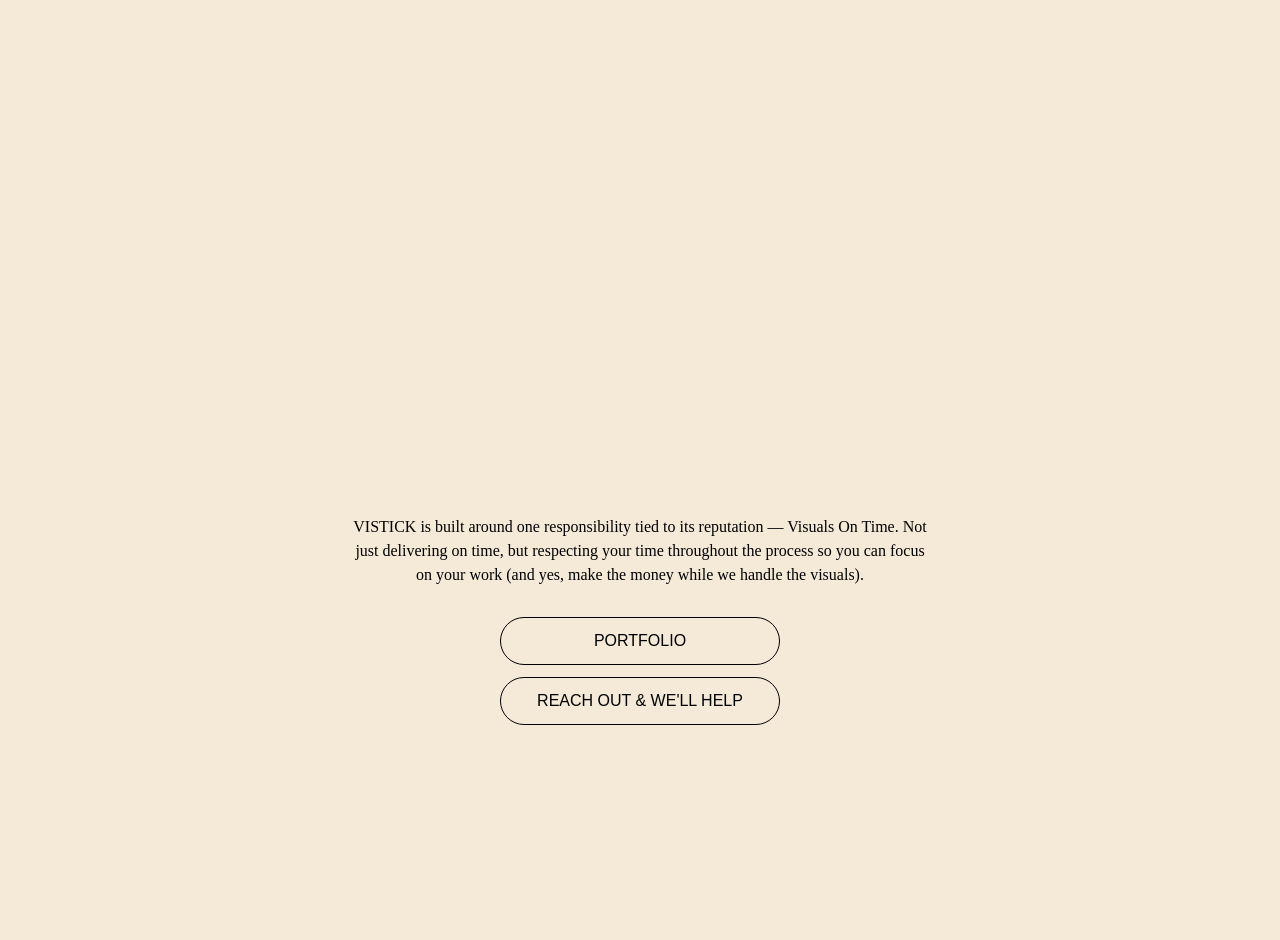
<file: index.html>
<!DOCTYPE html>
<html lang="en">
<head>
    <meta charset="UTF-8">
    <meta name="viewport" content="width=device-width, initial-scale=1.0">
    <title>Vistick Studio</title>
    <link rel="stylesheet" href="style.css">
</head>
<body>

    <div class="container">
        <div class="header-box">
            <video autoplay loop muted playsinline 
                   oncontextmenu="return false;" 
                   controlsList="nodownload" 
                   class="header-video">
                <source src="homepage-video.mp4" type="video/mp4">
                Your browser does not support the video tag.
            </video>
        </div>

        <p class="description">
            VISTICK is built around one responsibility tied to its reputation — Visuals On Time.
            Not just delivering on time, but respecting your time throughout the process so you
            can focus on your work (and yes, make the money while we handle the visuals).
        </p>

        <div class="menu">
            <div class="portfolio-wrapper" id="portfolio-wrapper">
                <button class="main-btn" id="portfolio-btn">Portfolio</button>
                <div class="submenu">
                    <a href="project/index.html" class="sub-btn">Projects</a>
                    <a href="ala-carte/index.html" class="sub-btn" style="text-transform: none !important;">À La Carte</a>
                </div>
            </div>

            <button class="main-btn" id="reach-out-trigger">Reach out & we'll help</button>
        </div>
    </div>

    <div id="modal-overlay" class="modal-overlay">
        <div class="modal-content">
            <h2 class="modal-title">So where should we chat ?</h2>
            <div class="contact-list">
                
                <div class="contact-item-wrapper">
                    <button class="contact-item" id="email-trigger" type="button">
                        <img src="gmail.jpg" class="social-icon" alt="Email">
                        <div class="text-group">
                            <span class="platform">Email</span>
                        </div>
                    </button>
                    <div class="email-dropdown" id="email-dropdown">
                        <span class="email-address" id="email-address">vistick.co@gmail.com</span>
                        <button class="email-copy-btn" id="email-copy-btn" type="button">Copy</button>
                    </div>
                </div>

                <a href="https://x.com/VisTick_4B" target="_blank" class="contact-item">
                    <img src="twitter.jpg" class="social-icon" alt="Twitter">
                    <div class="text-group">
                        <span class="platform">X / Twitter</span>
                    </div>
                </a>
                
                <a href="https://ig.me/m/vistick_4b" target="_blank" class="contact-item">
                    <img src="instagram.jpg" class="social-icon" alt="Instagram">
                    <div class="text-group">
                        <span class="platform">Instagram</span>
                    </div>
                </a>
                
                <div class="contact-item-wrapper">
                    <button class="contact-item" id="discord-trigger" type="button">
                        <img src="discord.jpg" class="social-icon" alt="Discord">
                        <div class="text-group">
                            <span class="platform">Discord</span>
                        </div>
                    </button>
                    <div class="discord-dropdown" id="discord-dropdown">
                        <span class="discord-username" id="discord-username">vistick_4b</span>
                        <button class="discord-copy-btn" id="discord-copy-btn" type="button">Copy</button>
                    </div>
                </div>

            </div>
        </div>
    </div>

    <script src="script.js"></script>
</body>
</html>
</file>
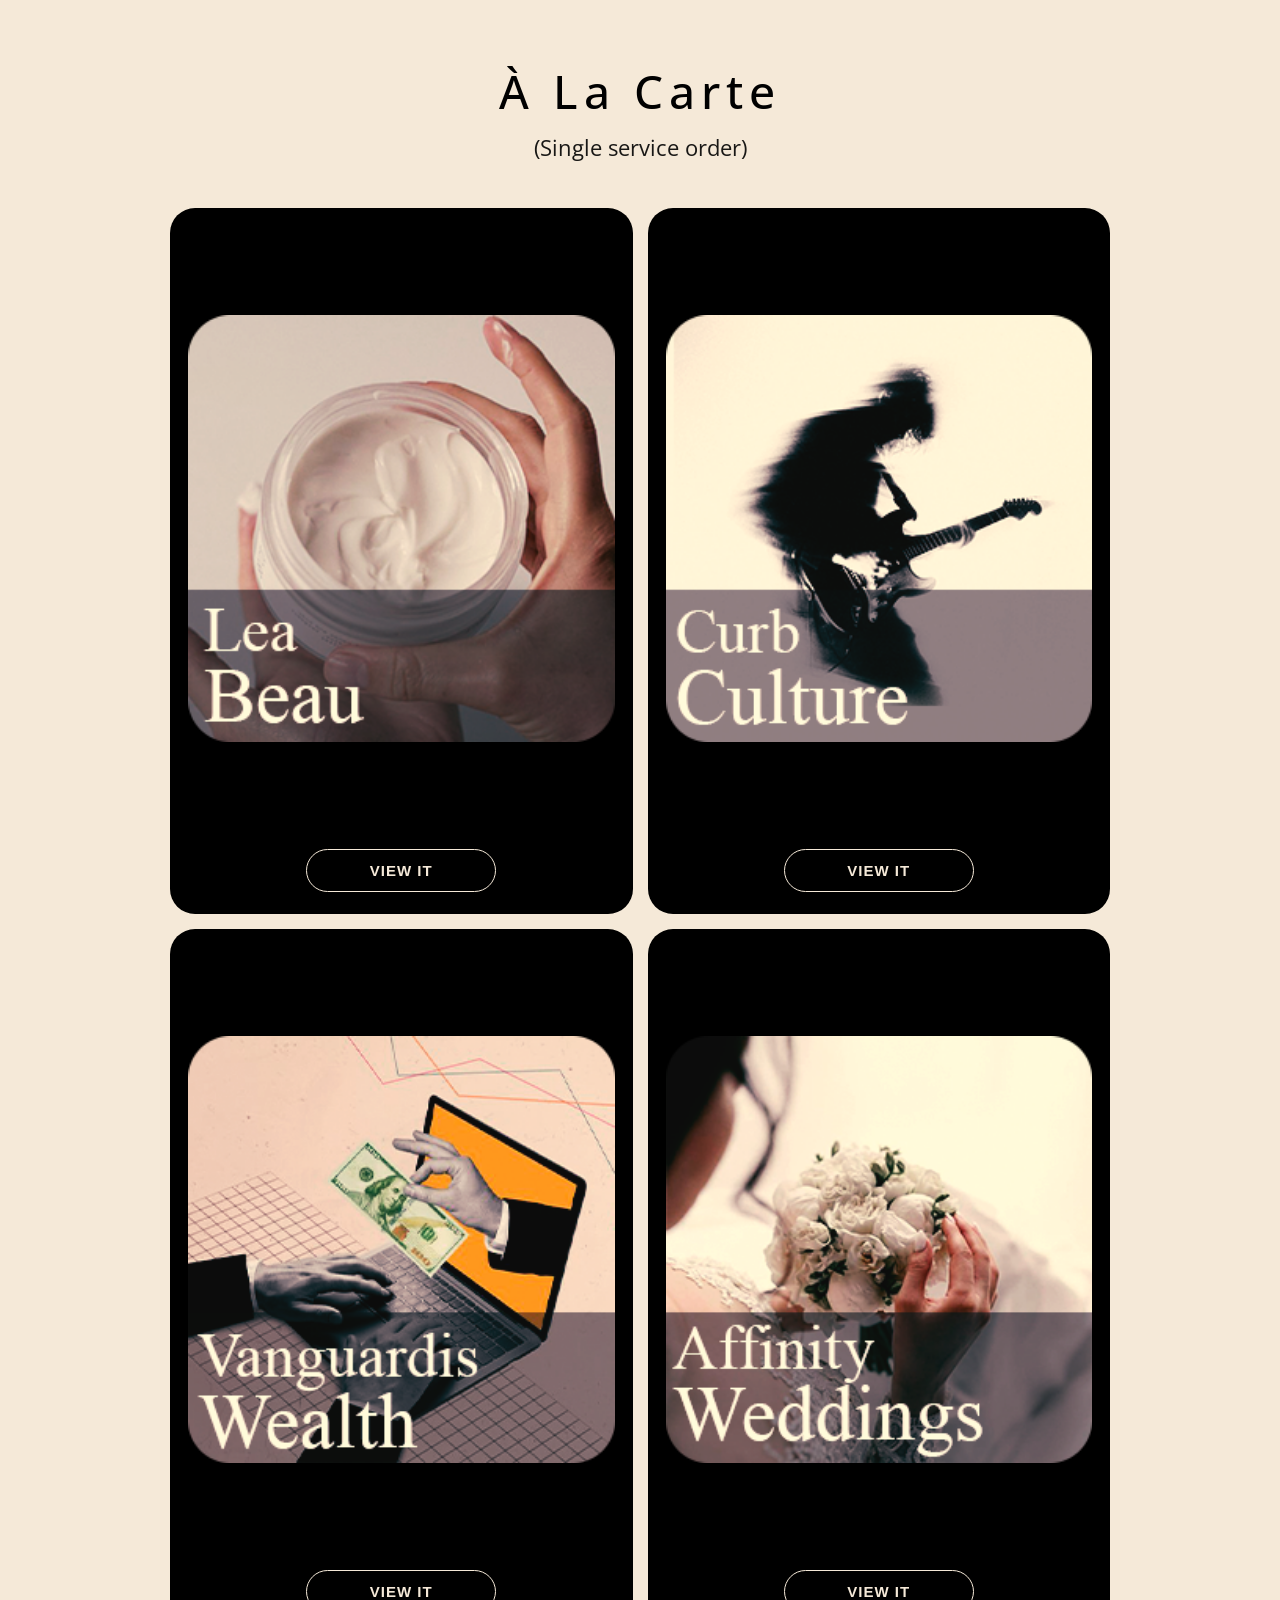
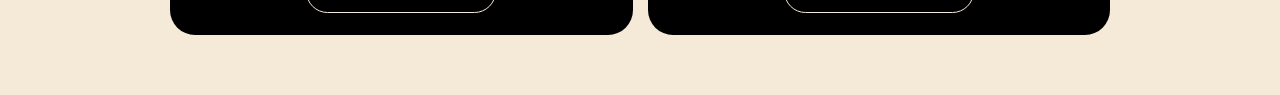
<file: ala-carte/index.html>
<!DOCTYPE html>
<html lang="en">
<head>
    <meta charset="UTF-8">
    <meta name="viewport" content="width=device-width, initial-scale=1.0">
    <title>À La Carte - Vistick Studio</title>
    <link rel="preconnect" href="https://fonts.googleapis.com">
    <link rel="preconnect" href="https://fonts.gstatic.com" crossorigin>
    <link href="https://fonts.googleapis.com/css2?family=Open+Sans:wght@400;500&display=swap" rel="stylesheet">
    <link rel="stylesheet" href="ala.css">
</head>
<body>

    <div class="showcase-container">
         <header class="launch-fade-up">
            <h1 class="projects-layout-title" style="text-transform: none !important;">À La Carte</h1>
            <p class="projects-layout-subtitle">(Single service order)</p>
        </header>

        <div class="showcase-grid launch-fade-up launch-delay" id="main-grid">
            
            <!-- CARD 1: LEA BEAU -->
            <div class="case-card" onclick="openStudy('modal-lea')">
                <div class="case-video-frame">
                    <img src="1-lea-beau.png" alt="Lea Beau" class="case-image-element">
                </div>
                <div class="case-button-container">
                    <button type="button" class="case-action-btn">VIEW IT</button>
                </div>
            </div>

            <!-- CARD 2: CURB CULTURE -->
            <div class="case-card" onclick="openStudy('modal-curb')">
                <div class="case-video-frame">
                    <img src="2-curb-culture.png" alt="Curb Culture" class="case-image-element">
                </div>
                <div class="case-button-container">
                    <button type="button" class="case-action-btn">VIEW IT</button>
                </div>
            </div>

            <!-- CARD 3: VANGUARDIS WEALTH -->
            <div class="case-card" onclick="openStudy('modal-vanguardis')">
                <div class="case-video-frame">
                    <img src="3-vanguardis-wealth.png" alt="Vanguardis Wealth" class="case-image-element">
                </div>
                <div class="case-button-container">
                    <button type="button" class="case-action-btn">VIEW IT</button>
                </div>
            </div>

            <!-- CARD 4: AFFINITY WEDDINGS -->
            <div class="case-card" onclick="openStudy('modal-affinity')">
                <div class="case-video-frame">
                    <img src="4-affinity-weddings.png" alt="Affinity Weddings" class="case-image-element">
                </div>
                <div class="case-button-container">
                    <button type="button" class="case-action-btn">VIEW IT</button>
                </div>
            </div>

        </div>
    </div>

    <!-- FOREGROUND OVERLAY STUDIES LAYER -->
    
    <!-- MODAL: LEA BEAU -->
    <div id="modal-lea" class="ala-modal-layer">
        <div class="ala-modal-backdrop" onclick="closeStudy('modal-lea')"></div>
        <div class="ala-modal-window">
            <button class="ala-close-btn" onclick="closeStudy('modal-lea')">✕ CLOSE</button>
            <div class="ala-modal-content-scroll">
                <div class="ala-text-block ala-text-large">
                    Partner : Lea Beau (Skincare Brand)
                    Industry : Skincare & Beauty
                    Services Delivered : Plug & Play Newsletter Kit
                </div>
                <h1 class="ala-massive-header">NEWSLETTER</h1>
                <div class="ala-img-frame">
                    <img src="lea-beua/newsletter.jpg" alt="Lea Beau Newsletter" class="ala-responsive-img">
                </div>
            </div>
        </div>
    </div>

    <!-- MODAL: CURB CULTURE -->
    <div id="modal-curb" class="ala-modal-layer">
        <div class="ala-modal-backdrop" onclick="closeStudy('modal-curb')"></div>
        <div class="ala-modal-window">
            <button class="ala-close-btn" onclick="closeStudy('modal-curb')">✕ CLOSE</button>
            <div class="ala-modal-content-scroll">
                <div class="ala-text-block ala-text-large">
                    Partner : Curb Culture (Music Org) 
                    Industry : Live Music Events
                    Services Delivered : Promotional Design — Print & Digital, Event Wristband Design
                </div>
                <h1 class="ala-massive-header">Event Poster</h1>
                <div class="ala-img-frame">
                    <img src="curb-culture/1.jpg" alt="Event Poster 1" class="ala-responsive-img">
                </div>
                <div class="ala-img-frame">
                    <img src="curb-culture/2.jpg" alt="Event Poster 2" class="ala-responsive-img">
                </div>

                <h1 class="ala-massive-header">Wrist Band Design</h1>
                <div class="ala-img-frame">
                    <img src="curb-culture/3.jpg" alt="Wrist Band Design" class="ala-responsive-img">
                </div>
            </div>
        </div>
    </div>

    <!-- MODAL: VANGUARDIS WEALTH -->
    <div id="modal-vanguardis" class="ala-modal-layer">
        <div class="ala-modal-backdrop" onclick="closeStudy('modal-vanguardis')"></div>
        <div class="ala-modal-window">
            <button class="ala-close-btn" onclick="closeStudy('modal-vanguardis')">✕ CLOSE</button>
            <div class="ala-modal-content-scroll">
                <div class="ala-text-block ala-text-large">
                    Partner : Vanguardis wealth (Wealth Firm)
                    Industry : Wealth Management 
                    Services Delivered : Primary Logo, Extended Logo Suite, Email Creatives, Promotional Display
                </div>
                <h1 class="ala-massive-header">Primary Logo</h1>
                <div class="ala-img-frame">
                    <img src="vanguardis-wealth/1.png" alt="Primary Logo" class="ala-responsive-img">
                </div>

                <h1 class="ala-massive-header">Extended Logo Suite</h1>
                <div class="ala-img-frame">
                    <img src="vanguardis-wealth/2.jpg" alt="Extended Logo Suite" class="ala-responsive-img">
                </div>

                <h1 class="ala-massive-header">Roll-up Banner</h1>
                <div class="ala-img-frame">
                    <img src="vanguardis-wealth/3.jpg" alt="Roll-up Banner" class="ala-responsive-img">
                </div>
            </div>
        </div>
    </div>

    <!-- MODAL: AFFINITY WEDDINGS -->
    <div id="modal-affinity" class="ala-modal-layer">
        <div class="ala-modal-backdrop" onclick="closeStudy('modal-affinity')"></div>
        <div class="ala-modal-window">
            <button class="ala-close-btn" onclick="closeStudy('modal-affinity')">✕ CLOSE</button>
            <div class="ala-modal-content-scroll">
                <div class="ala-text-block ala-text-large">
                    Partner : Affinity Weddings (Bridal Magzine)
                    Industry : Wedding Publishing 
                    Services Delivered : Editorial Cover Design
                </div>
                <h1 class="ala-massive-header">Editorial Cover</h1>
                <div class="ala-img-frame">
                    <img src="affinity-weddings/1.jpg" alt="Editorial Cover" class="ala-responsive-img">
                </div>
            </div>
        </div>
    </div>

    <script>
        function openStudy(modalId) {
            document.getElementById(modalId).classList.add('is-open');
            document.getElementById('main-grid').classList.add('ala-blurred-background');
            document.body.style.overflow = 'hidden';
        }

        function closeStudy(modalId) {
            document.getElementById(modalId).classList.remove('is-open');
            document.getElementById('main-grid').classList.remove('ala-blurred-background');
            document.body.style.overflow = '';
        }
    </script>
</body>
</html>
</file>
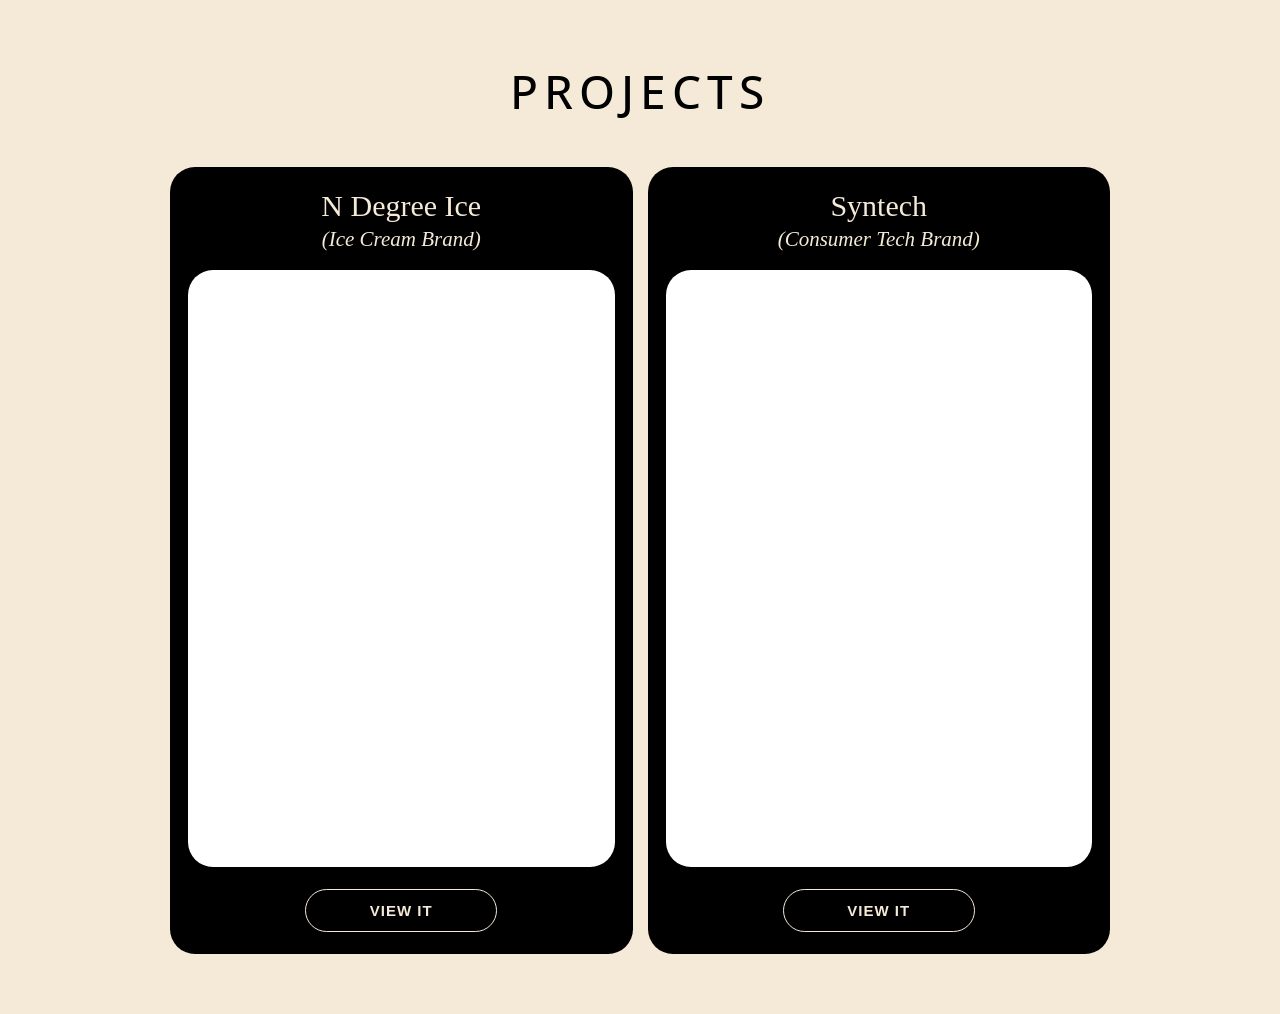
<file: project/index.html>
<!DOCTYPE html>
<html lang="en">
<head>
    <meta charset="UTF-8">
    <meta name="viewport" content="width=device-width, initial-scale=1.0">
    <title>PROJECTS - Vistick Studio</title>
    <link rel="preconnect" href="https://fonts.googleapis.com">
    <link rel="preconnect" href="https://fonts.gstatic.com" crossorigin>
    <link href="https://fonts.googleapis.com/css2?family=Open+Sans:wght@400;500&display=swap" rel="stylesheet">
    <link rel="stylesheet" href="projects-grid.css">
</head>
<body>

    <div class="showcase-container">
        <header class="launch-fade-up">
            <h1 class="projects-layout-title">PROJECTS</h1>
        </header>

        <div class="showcase-grid launch-fade-up launch-delay">
            <div class="case-card" onclick="window.location.href='n-ice/index.html'">
                <div class="case-text-header">
                    <h2 class="case-title-main">N Degree Ice</h2>
                    <p class="case-title-sub">(Ice Cream Brand)</p>
                </div>
                <div class="case-video-frame">
                    <video autoplay loop muted playsinline 
                           oncontextmenu="return false;" 
                           controlsList="nodownload" 
                           class="case-video-element">
                        <source src="n-ice/n-ice.mp4" type="video/mp4">
                        Your browser does not support the video tag.
                    </video>
                </div>
                <div class="case-button-container">
                    <a href="n-ice/index.html" class="case-action-btn">VIEW IT</a>
                </div>
            </div>

            <div class="case-card" onclick="window.location.href='syntech/index.html'">
                <div class="case-text-header">
                    <h2 class="case-title-main">Syntech</h2>
                    <p class="case-title-sub">(Consumer Tech Brand)</p>
                </div>
                <div class="case-video-frame">
                    <video autoplay loop muted playsinline 
                           oncontextmenu="return false;" 
                           controlsList="nodownload" 
                           class="case-video-element">
                        <source src="syntech/syntech.mp4" type="video/mp4">
                        Your browser does not support the video tag.
                    </video>
                </div>
                <div class="case-button-container">
                    <a href="syntech/index.html" class="case-action-btn">VIEW IT</a>
                </div>
            </div>
        </div>
    </div>

    <script src="../script.js"></script>
</body>
</html>
</file>
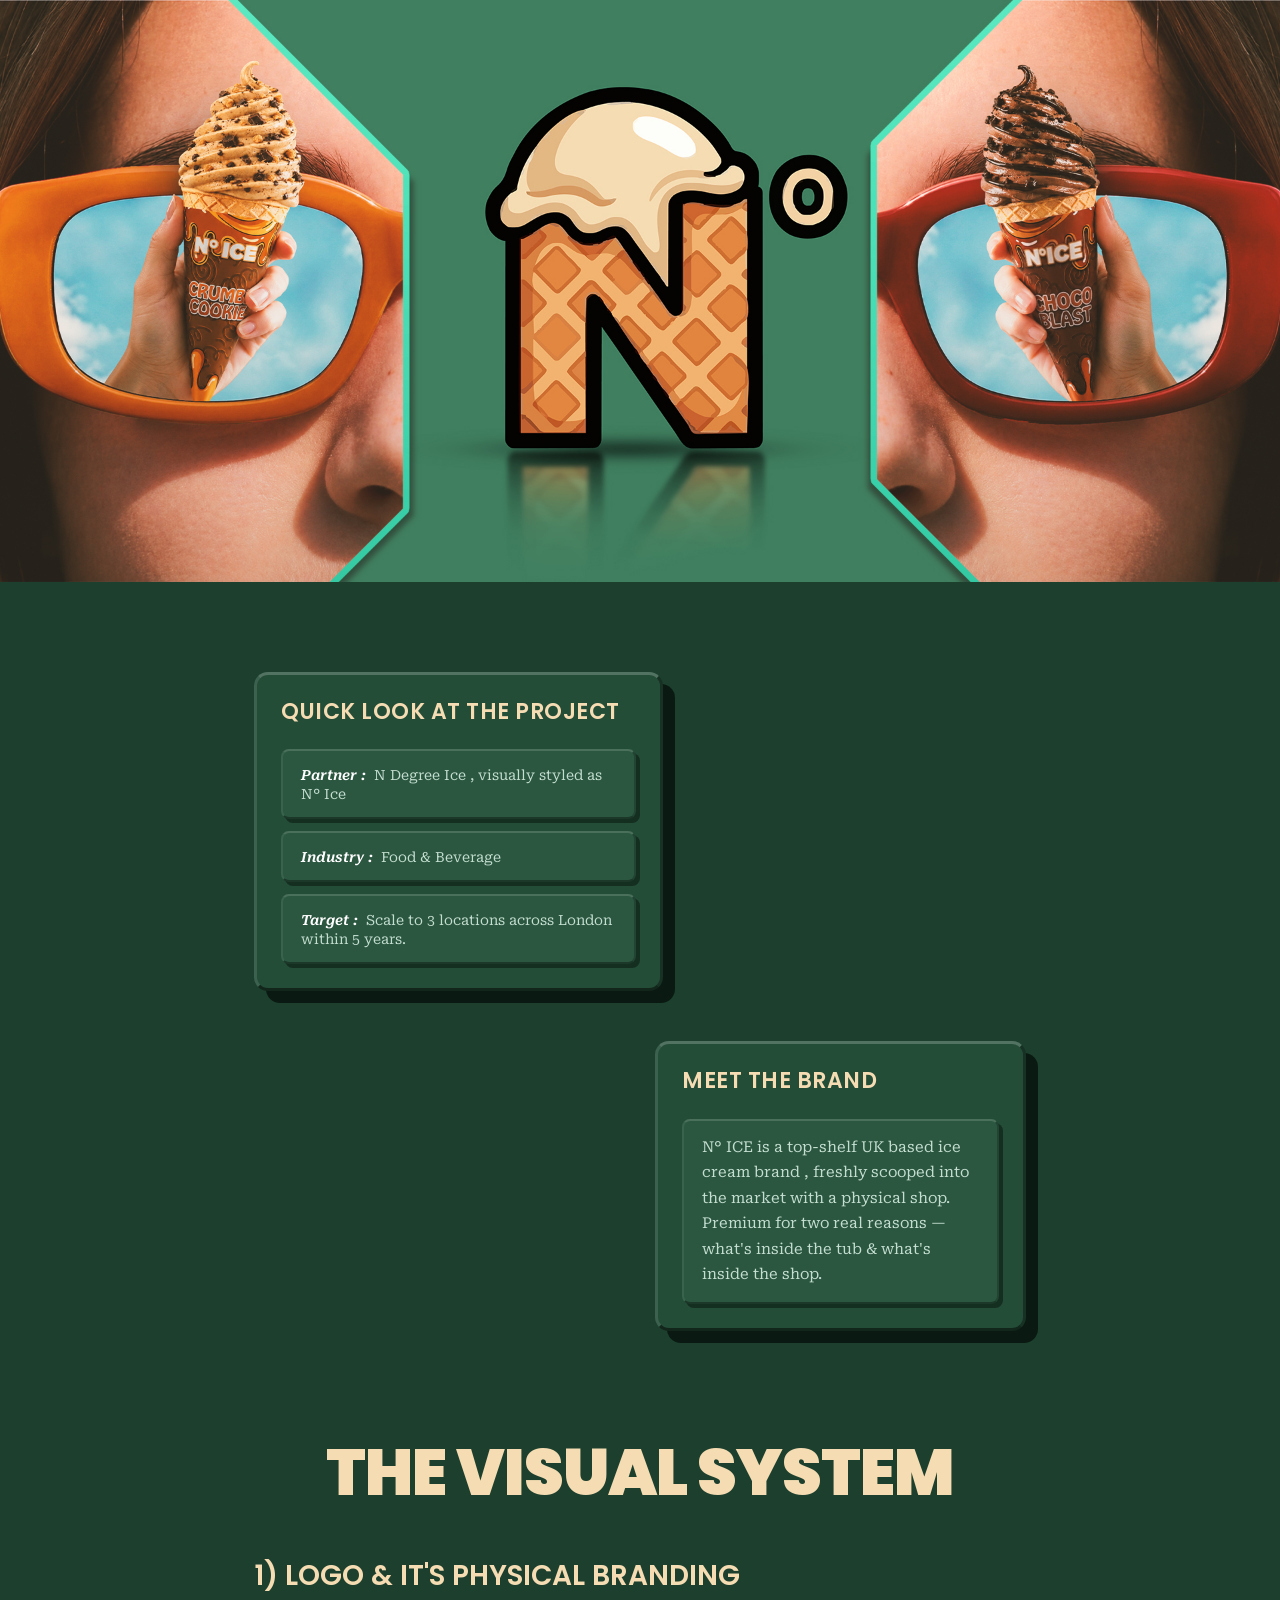
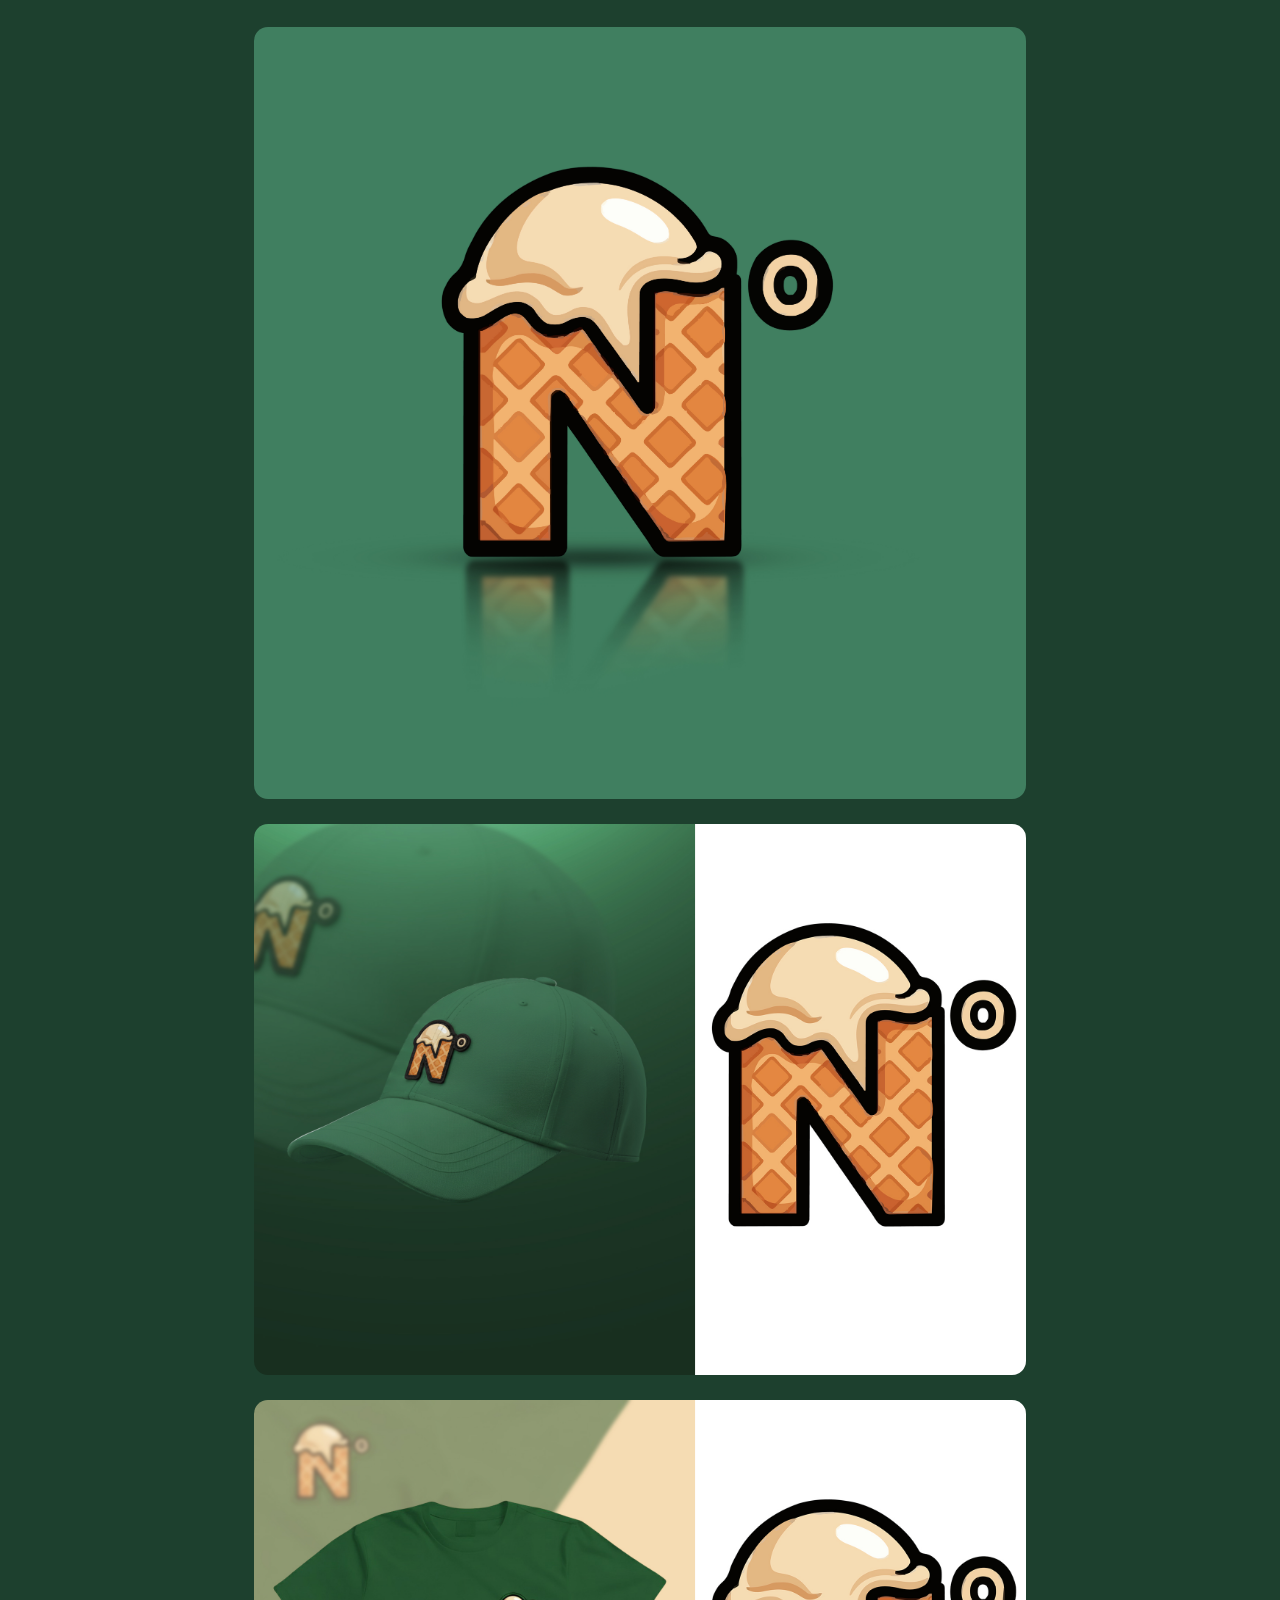
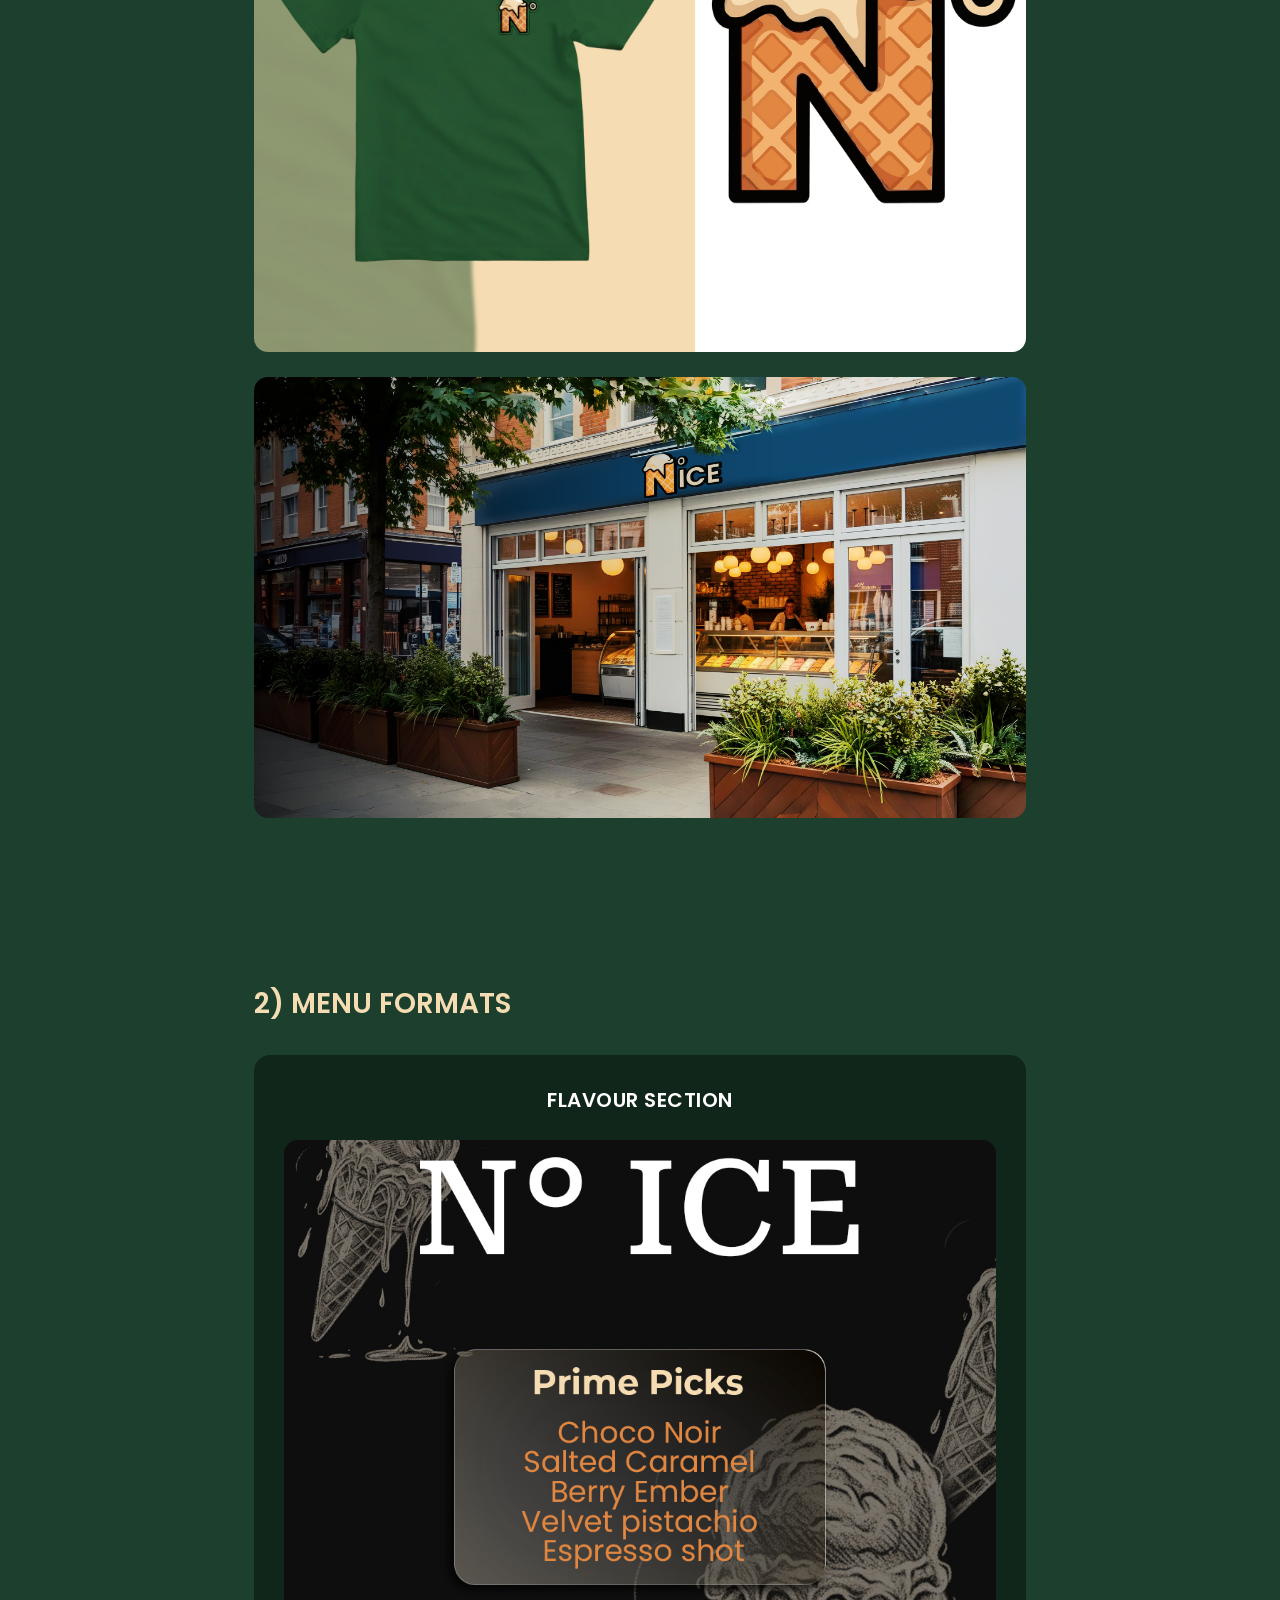
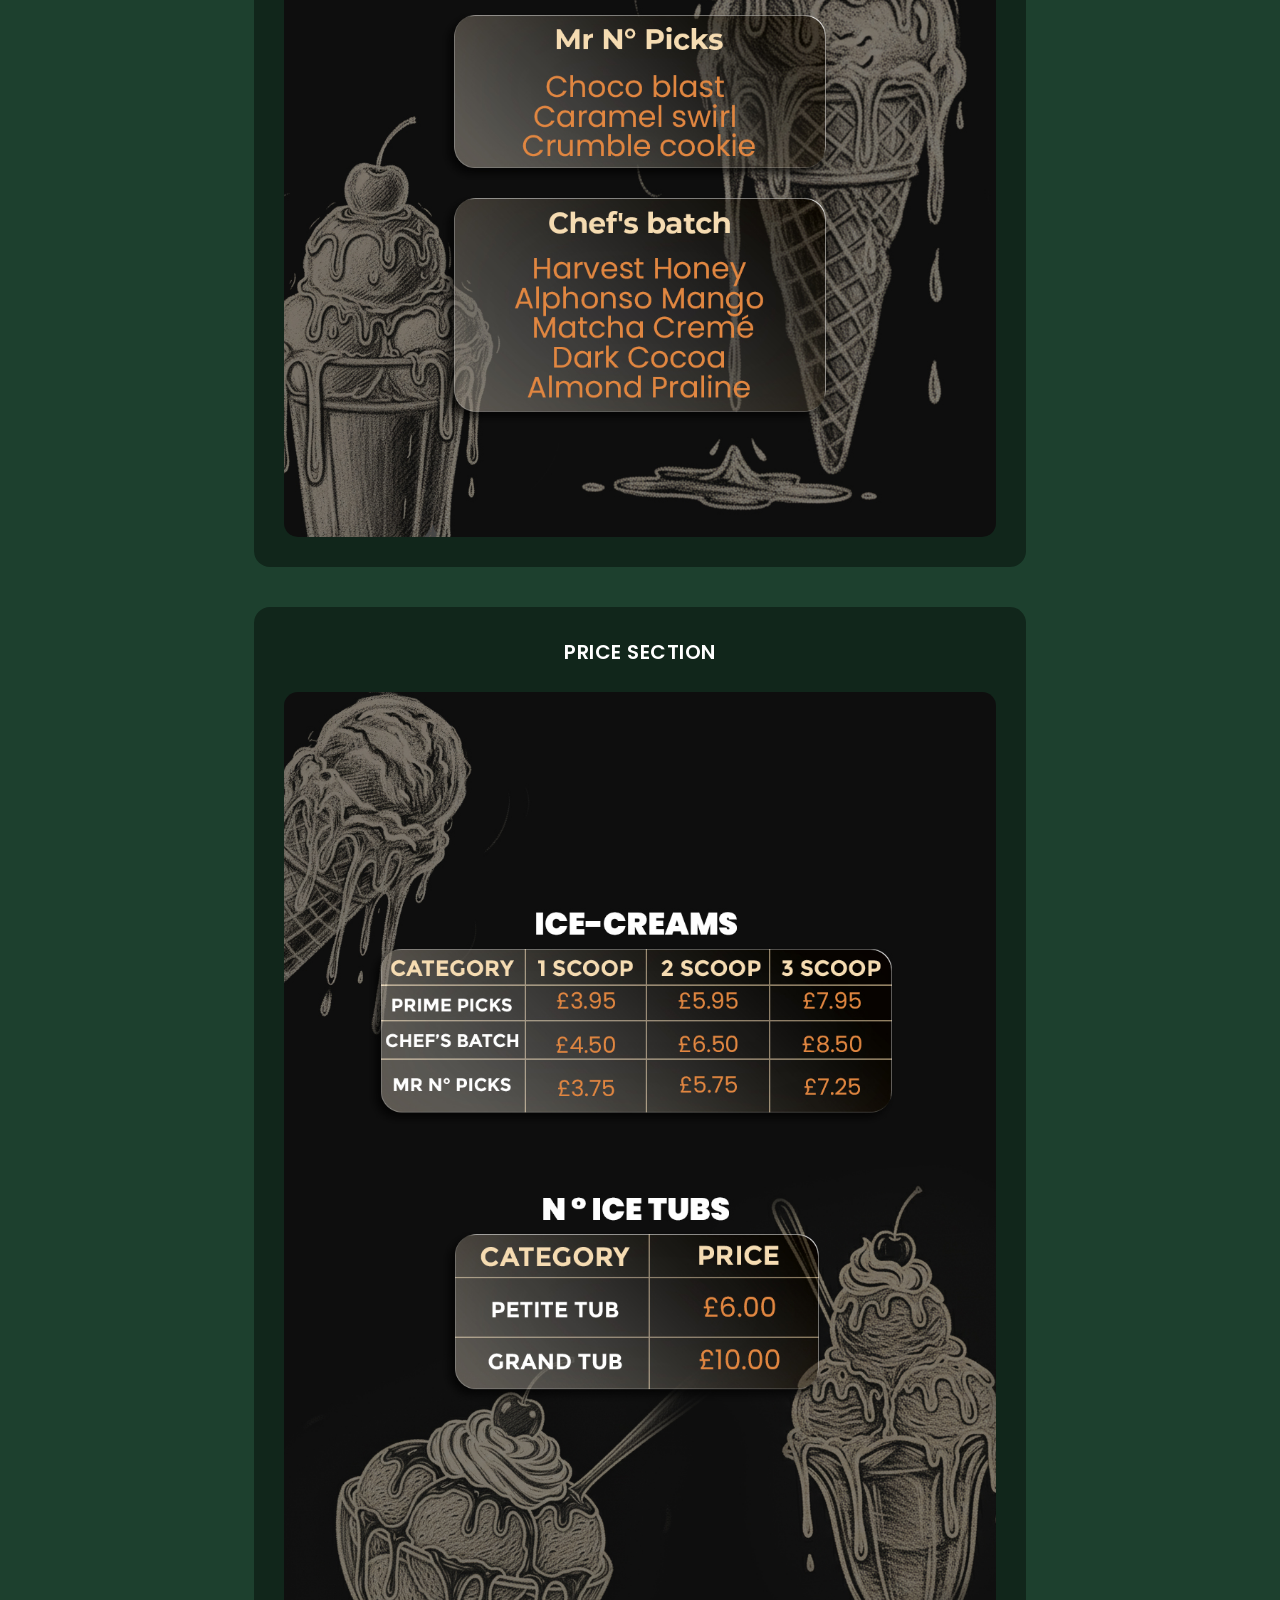
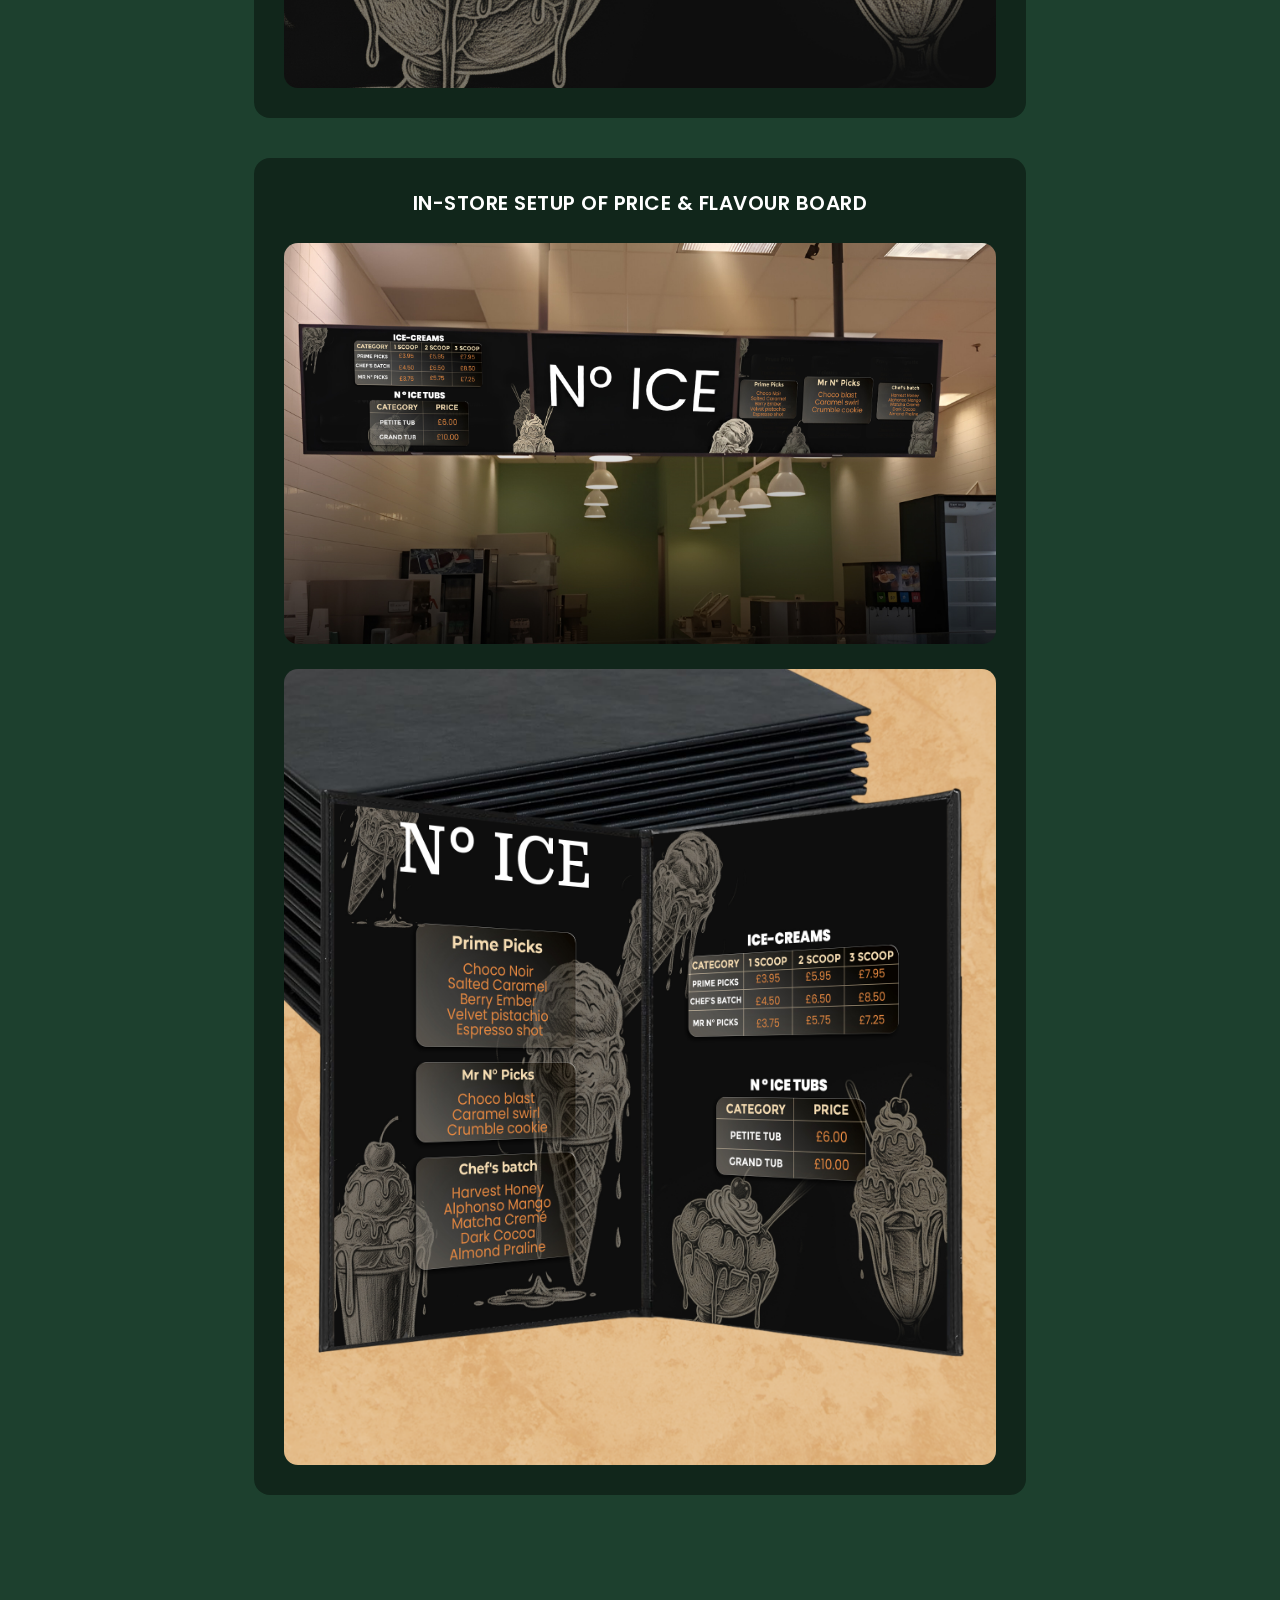
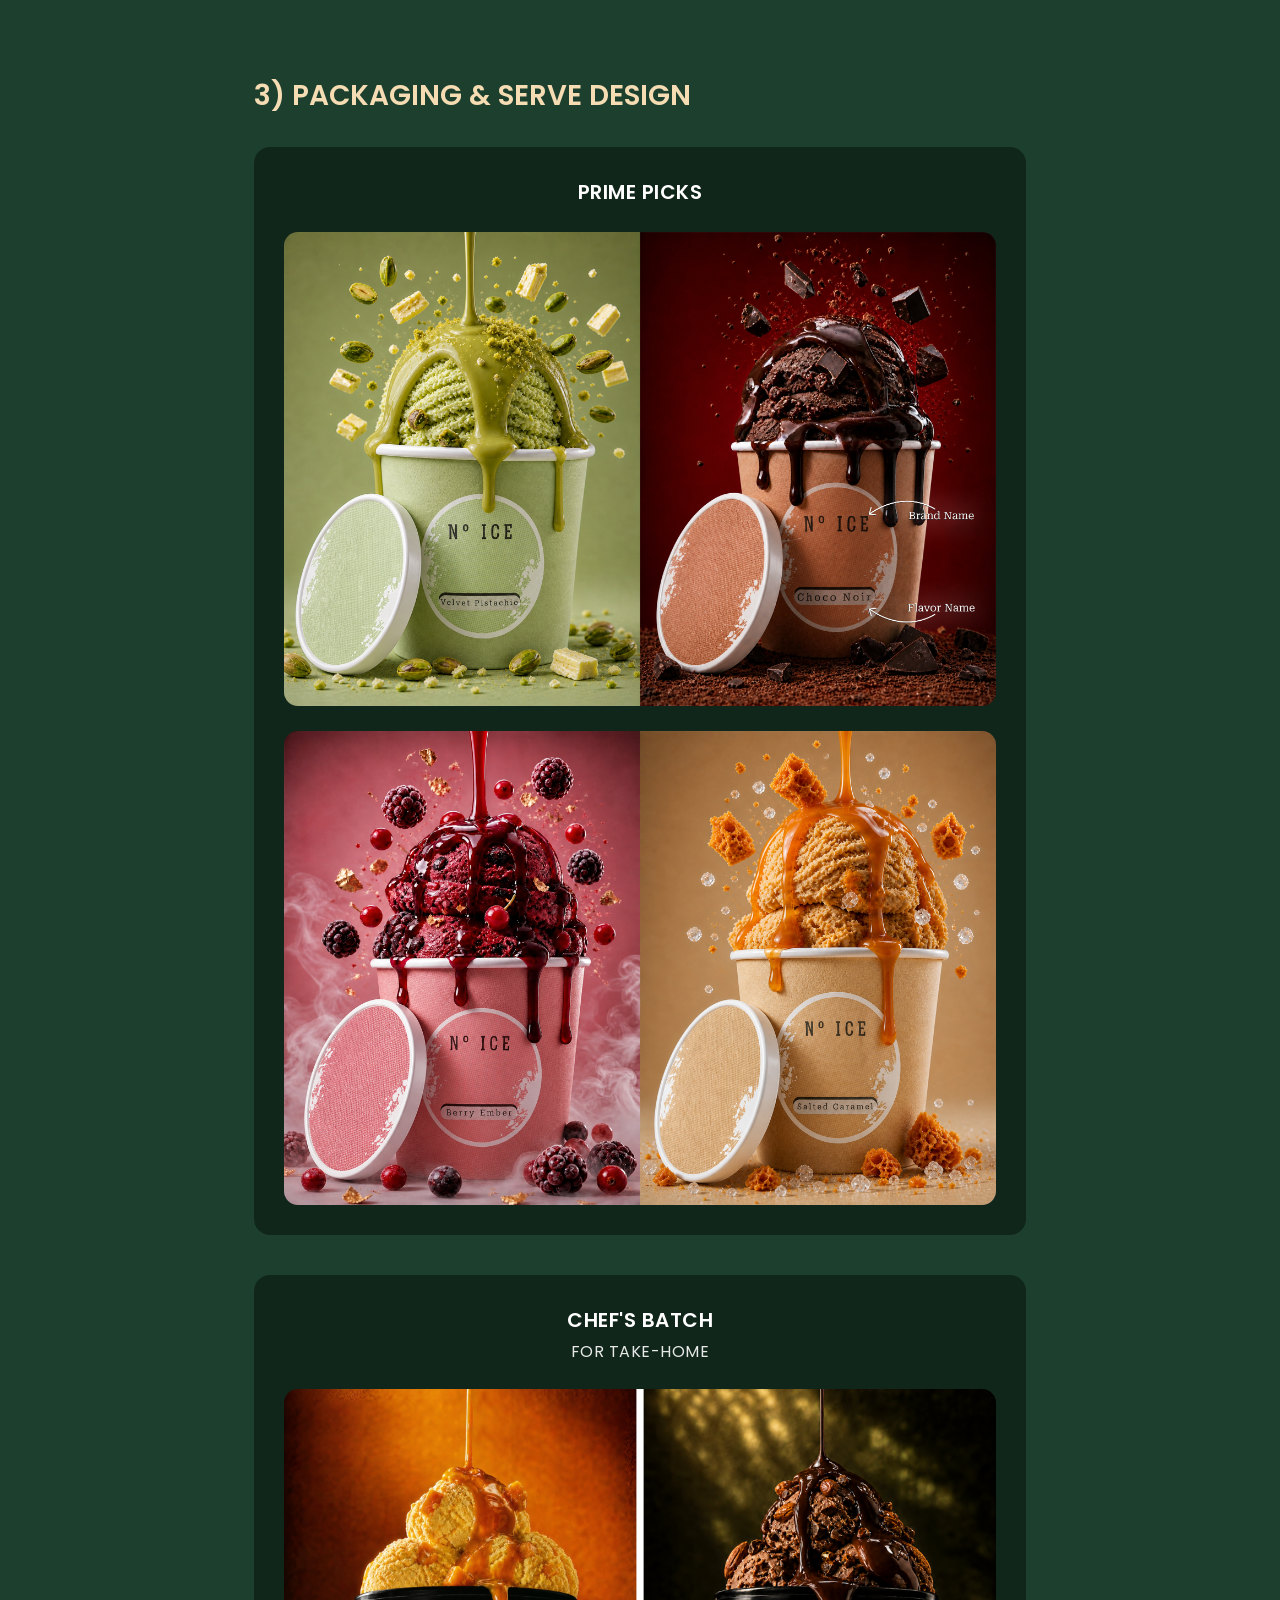
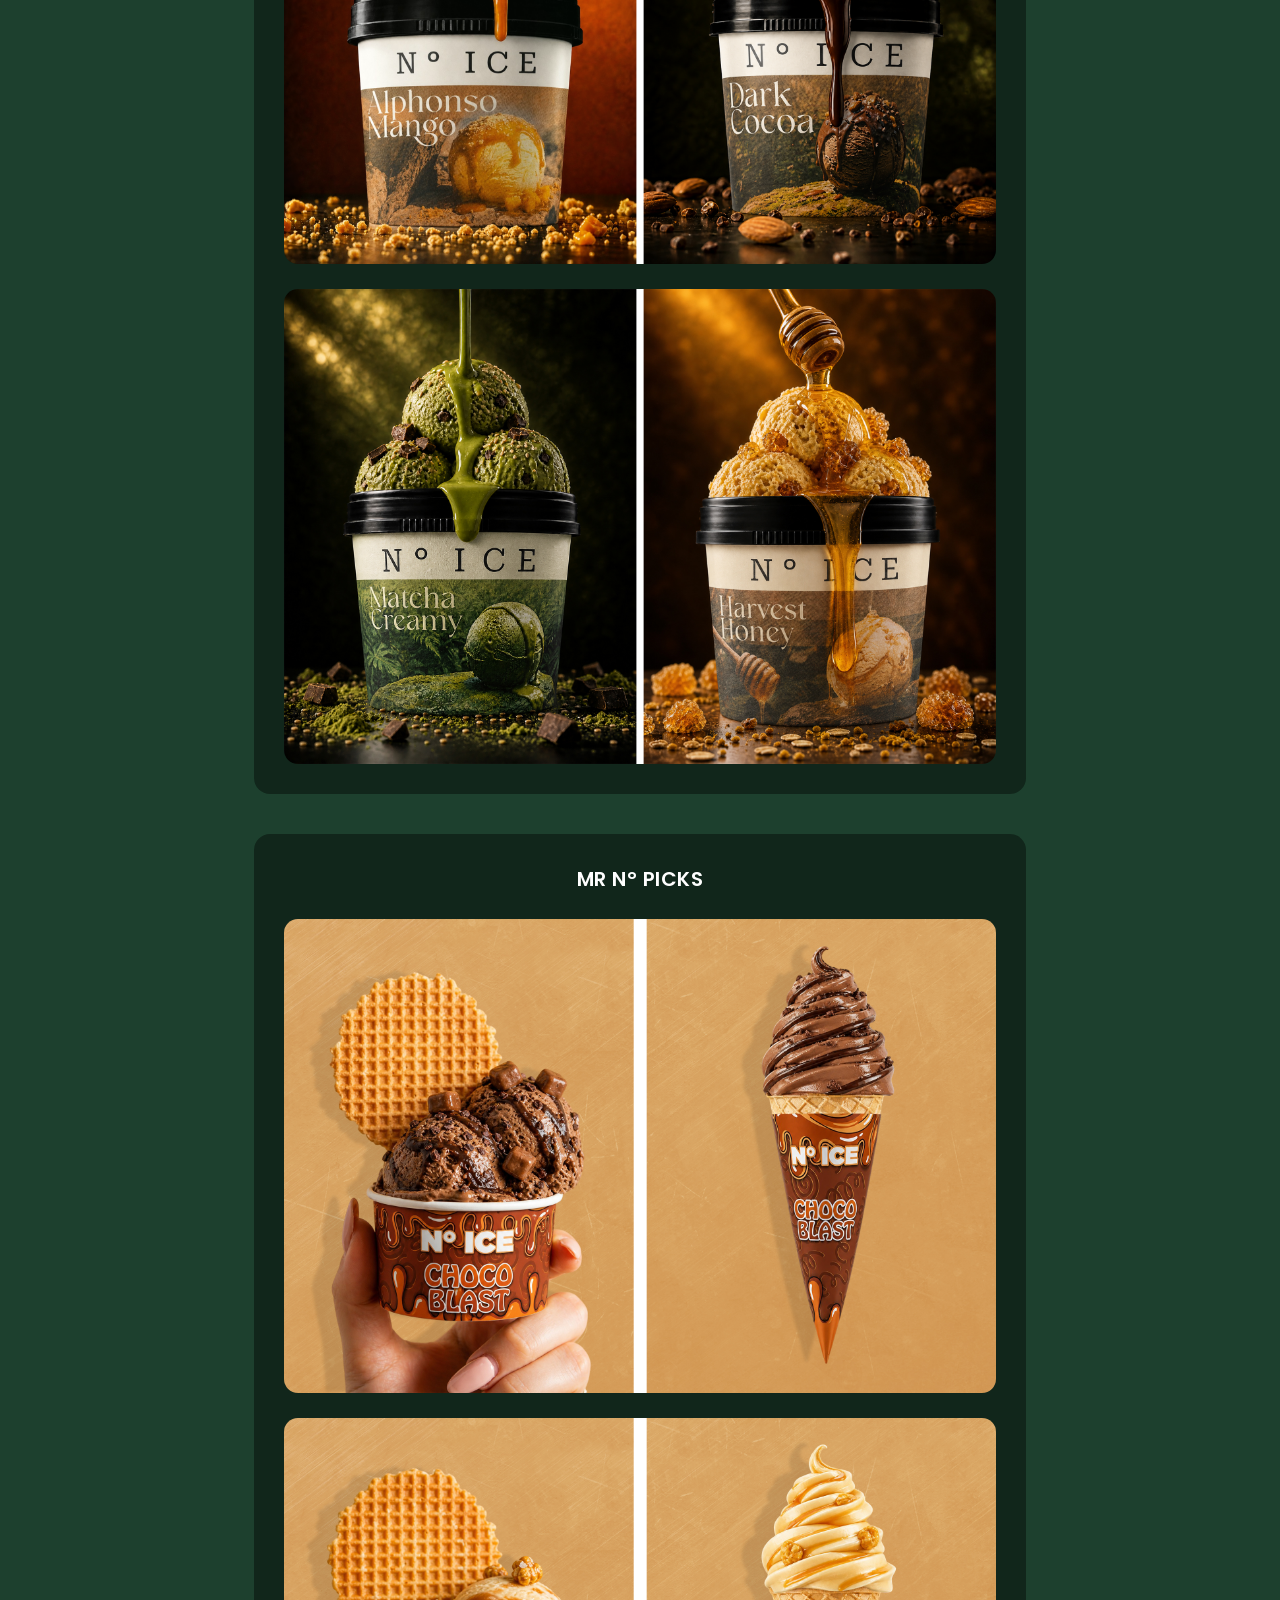
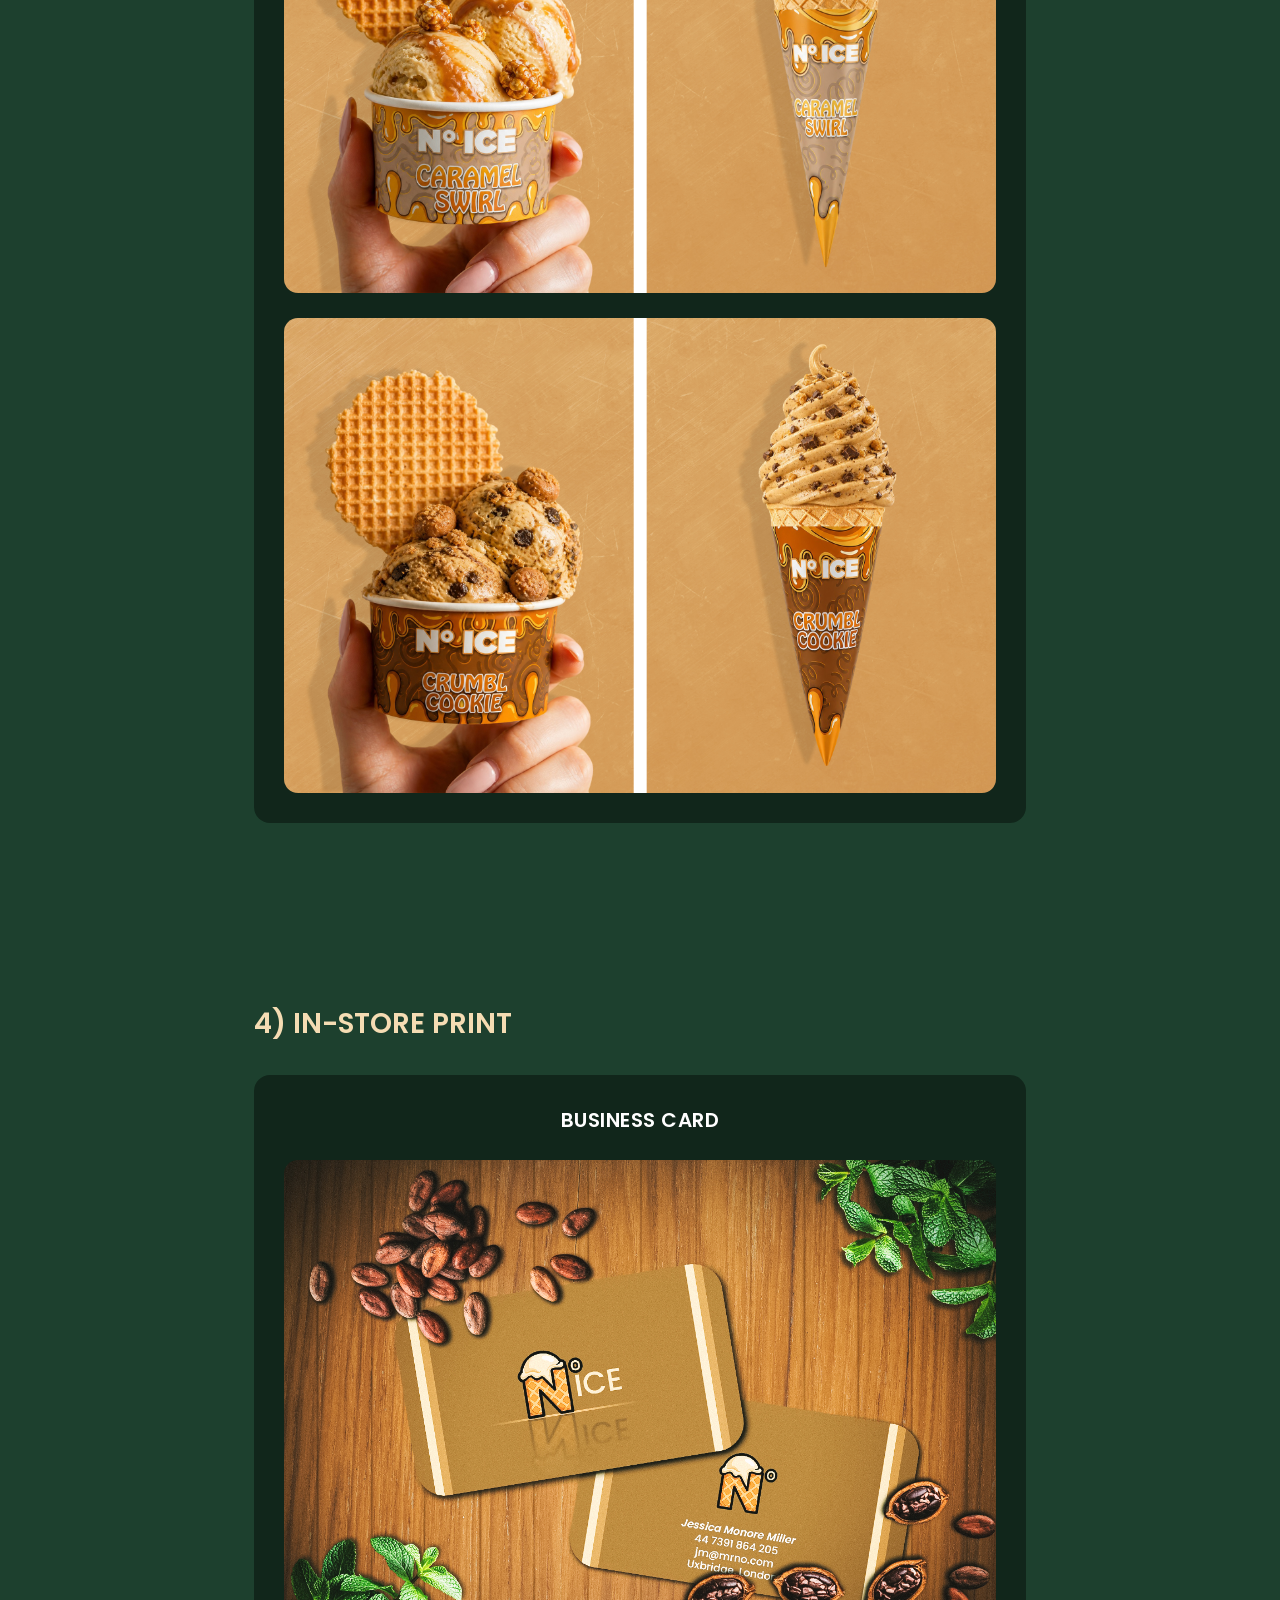
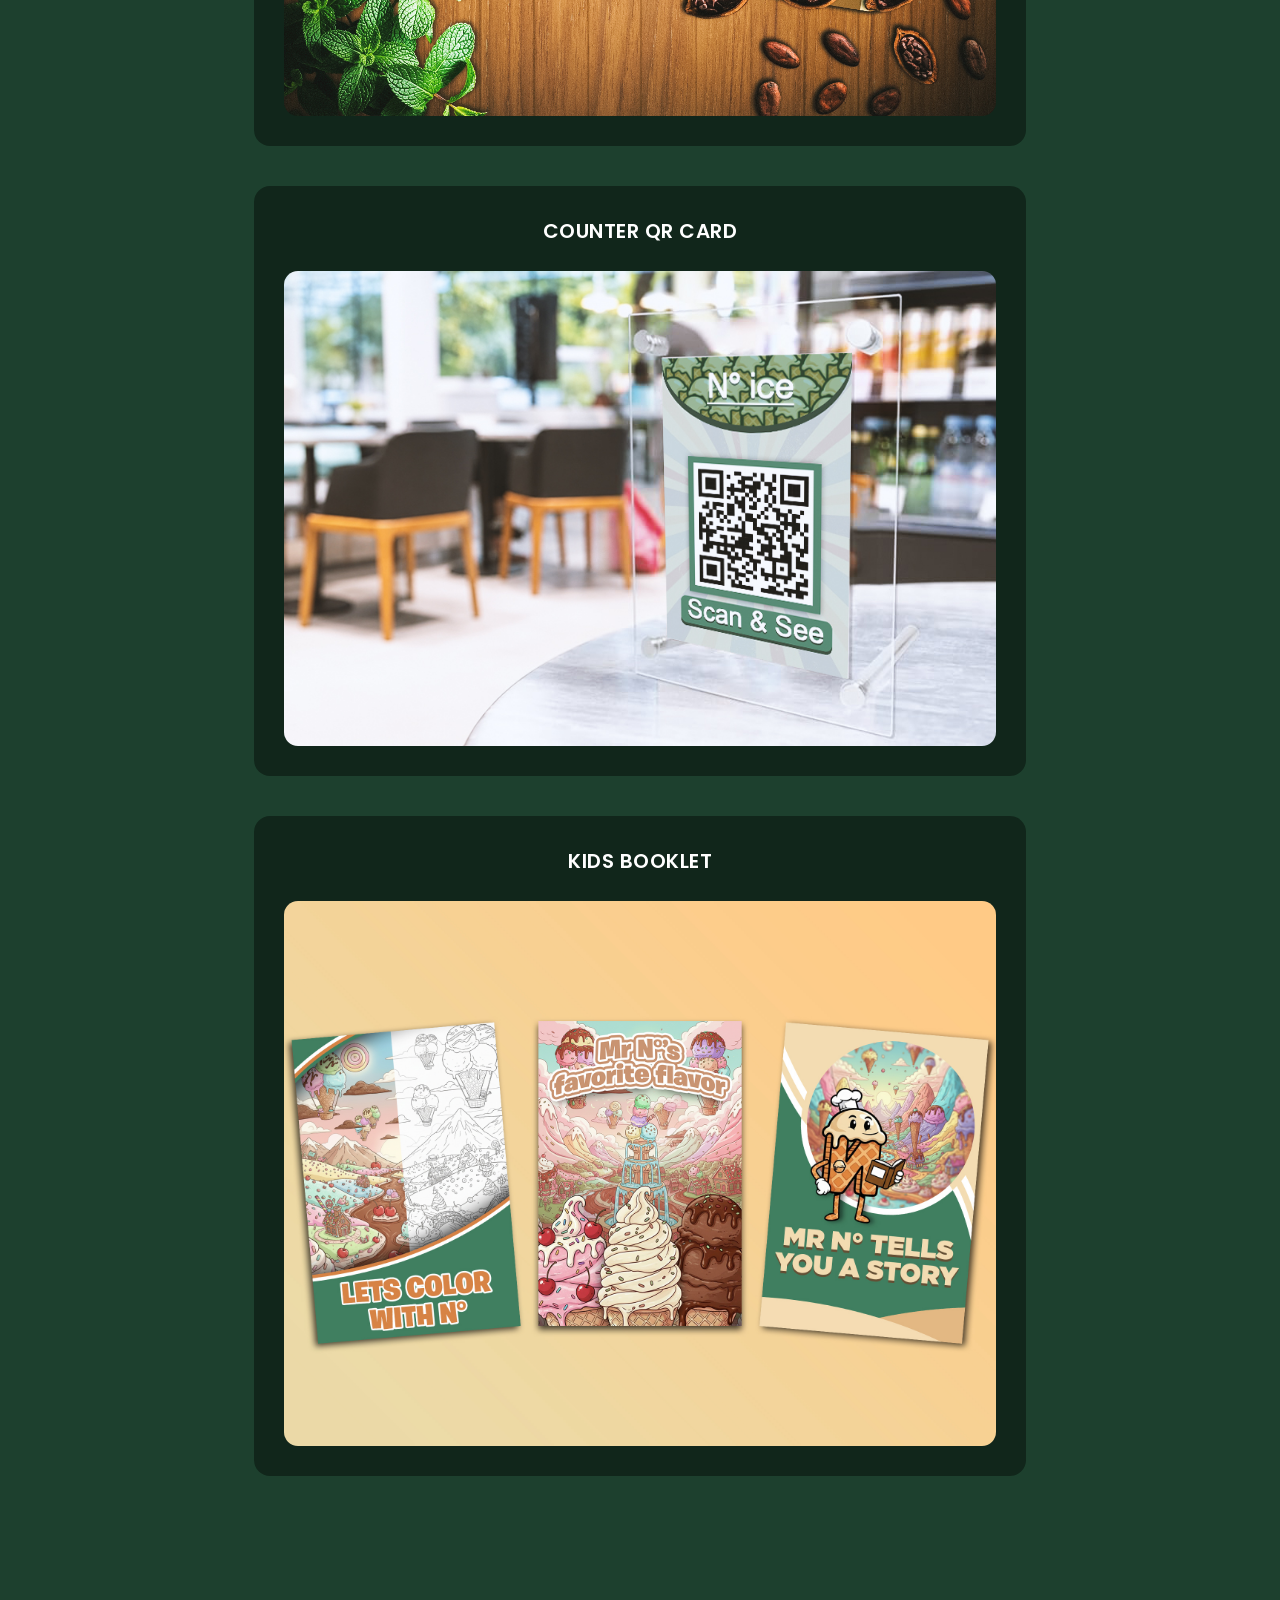
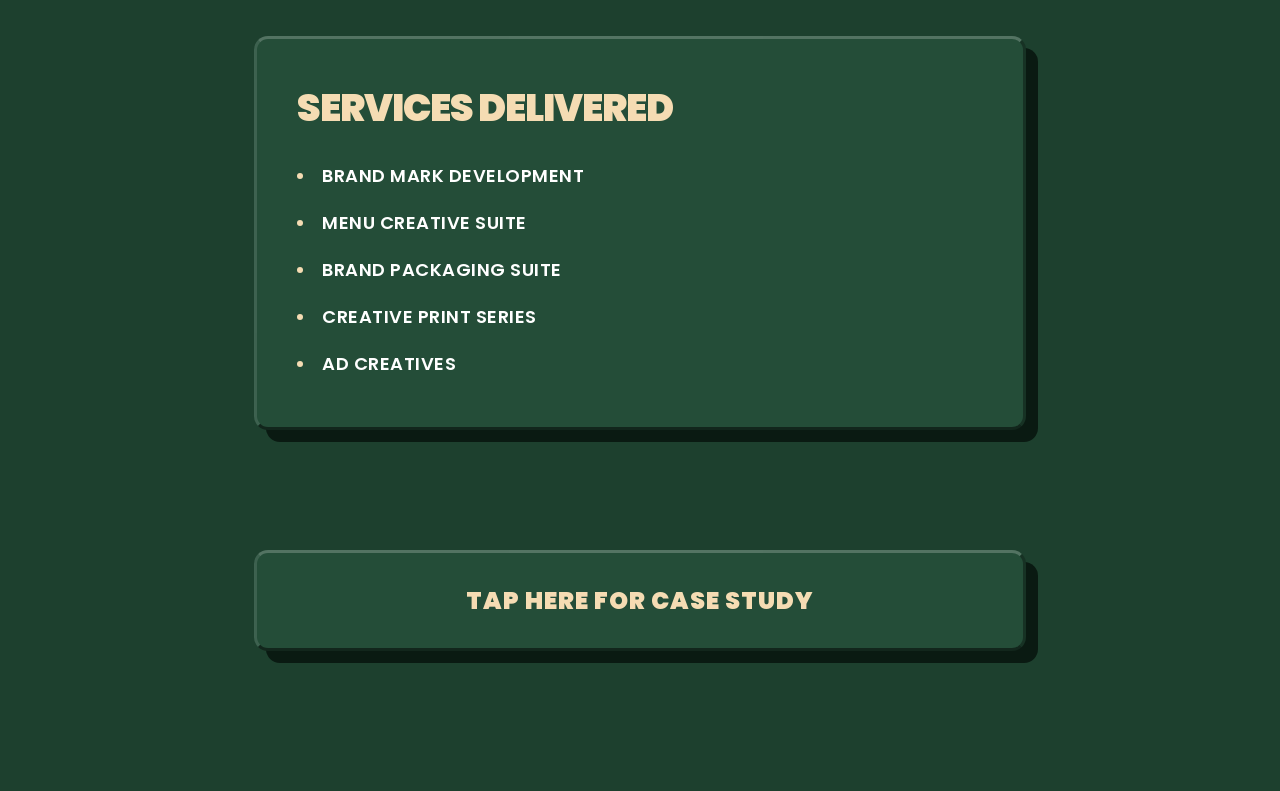
<file: project/n-ice/index.html>
<!DOCTYPE html>
<html lang="en">
<head>
    <meta charset="UTF-8">
    <meta name="viewport" content="width=device-width, initial-scale=1.0">
    <title>N° ICE - Case Study</title>
    <link rel="stylesheet" href="n-ice.css">
</head>
<body>

    <!-- FIRST IMAGE LOGIC: Completely outside the wrapper to touch top, left, and right edges -->
    <div style="width: 100%; margin: 0; padding: 0; overflow: hidden; line-height: 0;">
        <img src="1st-pic.jpg" style="width: 100%; height: auto; display: block;">
    </div>

    <!-- Layout Constraints Wrapper for the remaining content -->
    <div class="nice-scroll-content-layer">
        
        <!-- Hero Section Box Grid Placement -->
        <div class="nice-hero-container">
            <div class="nice-hero-cards-row">
                
                <!-- CARD 1 -->
                <div class="nice-hero-card nice-3d-card-system">
                    <h2 class="nice-ql-title nice-sub-heading-font">QUICK LOOK AT THE PROJECT</h2>
                    <div class="nice-ql-grid">
                        <div class="nice-3d-pill-pod">
                            <span class="nice-ql-label">Partner :</span>
                            <span class="nice-ql-value">N Degree Ice , visually styled as N° Ice</span>
                        </div>
                        <div class="nice-3d-pill-pod">
                            <span class="nice-ql-label">Industry :</span>
                            <span class="nice-ql-value">Food & Beverage</span>
                        </div>
                        <div class="nice-3d-pill-pod">
                            <span class="nice-ql-label">Target :</span>
                            <span class="nice-ql-value">Scale to 3 locations across London within 5 years.</span>
                        </div>
                    </div>
                </div>

                <!-- CARD 2 -->
                <div class="nice-hero-card nice-3d-card-system">
                    <h2 class="nice-ql-title nice-sub-heading-font">MEET THE BRAND</h2>
                    <div class="nice-card-body-flow">
                        <div class="nice-3d-pill-pod">
                            <p class="nice-body-text">N° ICE is a top-shelf UK based ice cream brand , freshly scooped into the market with a physical shop. Premium for two real reasons — what's inside the tub & what's inside the shop.</p>
                        </div>
                    </div>
                </div>

            </div>
        </div>

        <!-- Sequential Copy Layout Framework -->
        <div class="nice-content-layout">
            
            <!-- SECTION 1 -->
            <section class="nice-section">
                <h2 class="nice-section-heading nice-main-heading-font" style="text-align: center;">THE VISUAL SYSTEM</h2>
                
                <h3 class="nice-section-sub-title nice-sub-heading-font">1) Logo & it's Physical Branding</h3>
                <div class="nice-media-block-frame"><img src="1.jpg" class="nice-responsive-img"></div>
                <div class="nice-media-block-frame"><img src="2.jpg" class="nice-responsive-img"></div>
                <div class="nice-media-block-frame"><img src="3.jpg" class="nice-responsive-img"></div>
                <div class="nice-media-block-frame"><img src="4.jpg" class="nice-responsive-img"></div>
            </section>

            <!-- SECTION 2 -->
            <section class="nice-section">
                <h3 class="nice-section-sub-title nice-sub-heading-font">2) Menu Formats</h3>
                
                <!-- Flavour Section Box -->
                <div class="nice-themed-section-box">
                    <p class="nice-box-centered-text">Flavour section</p>
                    <div class="nice-media-block-frame"><img src="5.jpg" class="nice-responsive-img"></div>
                </div>

                <!-- Price Section Box -->
                <div class="nice-themed-section-box">
                    <p class="nice-box-centered-text">Price section</p>
                    <div class="nice-media-block-frame"><img src="6.jpg" class="nice-responsive-img"></div>
                </div>

                <!-- In-Store Setup Box -->
                <div class="nice-themed-section-box">
                    <p class="nice-box-centered-text">In-store setup of price & flavour board</p>
                    <div class="nice-media-block-frame"><img src="7.jpg" class="nice-responsive-img"></div>
                    <div class="nice-media-block-frame"><img src="8.png" class="nice-responsive-img"></div>
                </div>
            </section>

            <!-- SECTION 3 -->
            <section class="nice-section">
                <h3 class="nice-section-sub-title nice-sub-heading-font">3) Packaging & Serve Design</h3>
                
                <!-- Prime Picks Box -->
                <div class="nice-themed-section-box">
                    <p class="nice-box-centered-text">Prime Picks</p>
                    <div class="nice-media-block-frame"><img src="9.jpg" class="nice-responsive-img"></div>
                    <div class="nice-media-block-frame"><img src="10.jpg" class="nice-responsive-img"></div>
                </div>

                <!-- Chef's Batch Box -->
                <div class="nice-themed-section-box">
                    <p class="nice-box-centered-text">Chef's Batch <span style="display:block; font-size:16px; font-weight:normal; margin-top:4px; opacity:0.9;">For take-home</span></p>
                    <div class="nice-media-block-frame"><img src="11.png" class="nice-responsive-img"></div>
                    <div class="nice-media-block-frame"><img src="12.jpg" class="nice-responsive-img"></div>
                </div>

                <!-- Mr N° Picks Box -->
                <div class="nice-themed-section-box">
                    <p class="nice-box-centered-text">Mr N° Picks</p>
                    <div class="nice-media-block-frame"><img src="13.jpg" class="nice-responsive-img"></div>
                    <div class="nice-media-block-frame"><img src="14.jpg" class="nice-responsive-img"></div>
                    <div class="nice-media-block-frame"><img src="15.jpg" class="nice-responsive-img"></div>
                </div>
            </section>

            <!-- SECTION 4 -->
            <section class="nice-section">
                <h3 class="nice-section-sub-title nice-sub-heading-font">4) In-Store Print</h3>
                
                <!-- Business Card Box -->
                <div class="nice-themed-section-box">
                    <p class="nice-box-centered-text">Business card</p>
                    <div class="nice-media-block-frame"><img src="16.jpg" class="nice-responsive-img"></div>
                </div>

                <!-- Counter QR Card Box -->
                <div class="nice-themed-section-box">
                    <p class="nice-box-centered-text">Counter QR card</p>
                    <div class="nice-media-block-frame"><img src="17.jpg" class="nice-responsive-img"></div>
                </div>

                <!-- Kids Booklet Box -->
                <div class="nice-themed-section-box">
                    <p class="nice-box-centered-text">Kids Booklet</p>
                    <div class="nice-media-block-frame"><img src="18.jpg" class="nice-responsive-img"></div>
                </div>
            </section>

            <!-- SERVICES DELIVERED -->
            <section class="nice-section nice-services-block nice-3d-card-system">
                <h2 class="nice-section-heading nice-main-heading-font">SERVICES DELIVERED</h2>
                <ul class="nice-services-vertical-list">
                    <li>Brand Mark Development</li>
                    <li>Menu Creative Suite</li>
                    <li>Brand Packaging Suite</li>
                    <li>Creative Print Series</li>
                    <li>Ad Creatives</li>
                </ul>
            </section>

            <!-- CASE STUDY PDF LINK BLOCK WITH FORCE-DOWNLOAD FIXED -->
            <a href="Vistick-P1.pdf" download="Vistick-P1.pdf" class="nice-pdf-link-container nice-3d-card-system">
                <span class="nice-pdf-link-text">tap here for case study</span>
            </a>

        </div>
    </div>

</body>
</html>
</file>
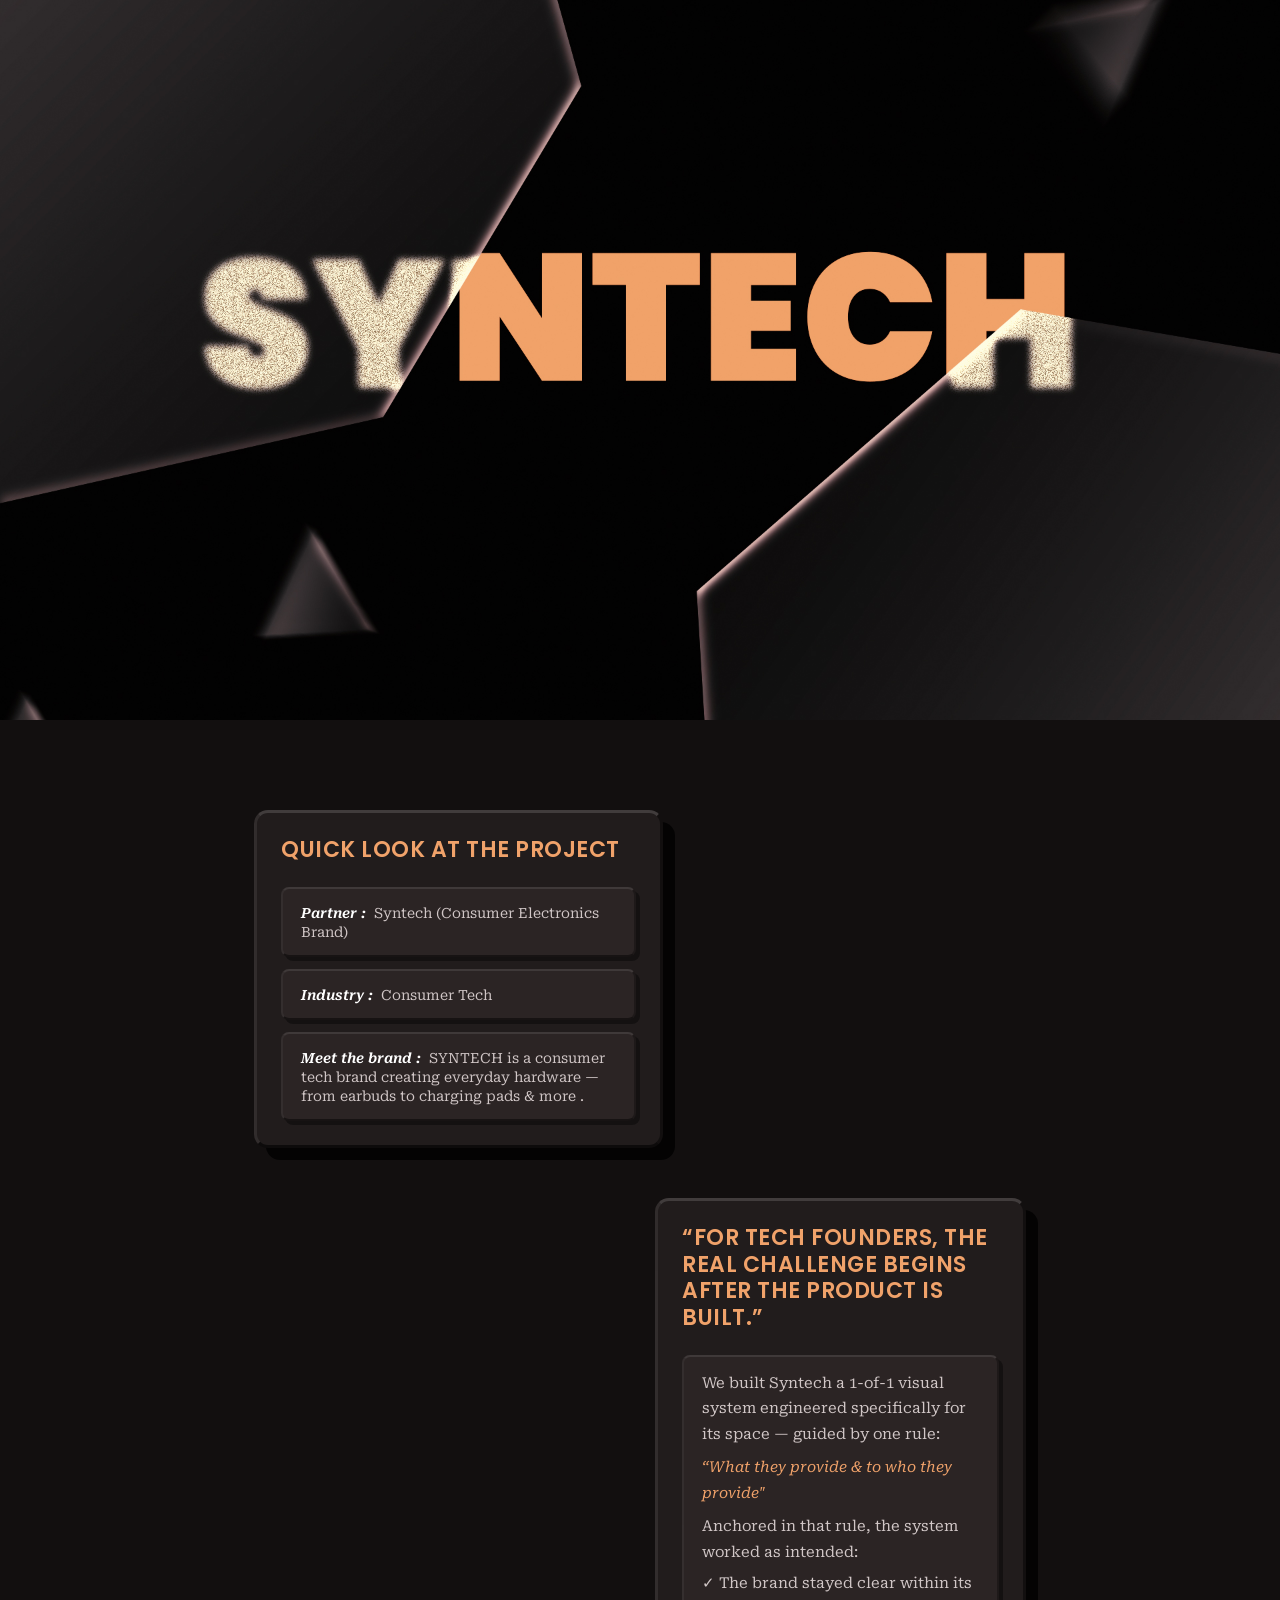
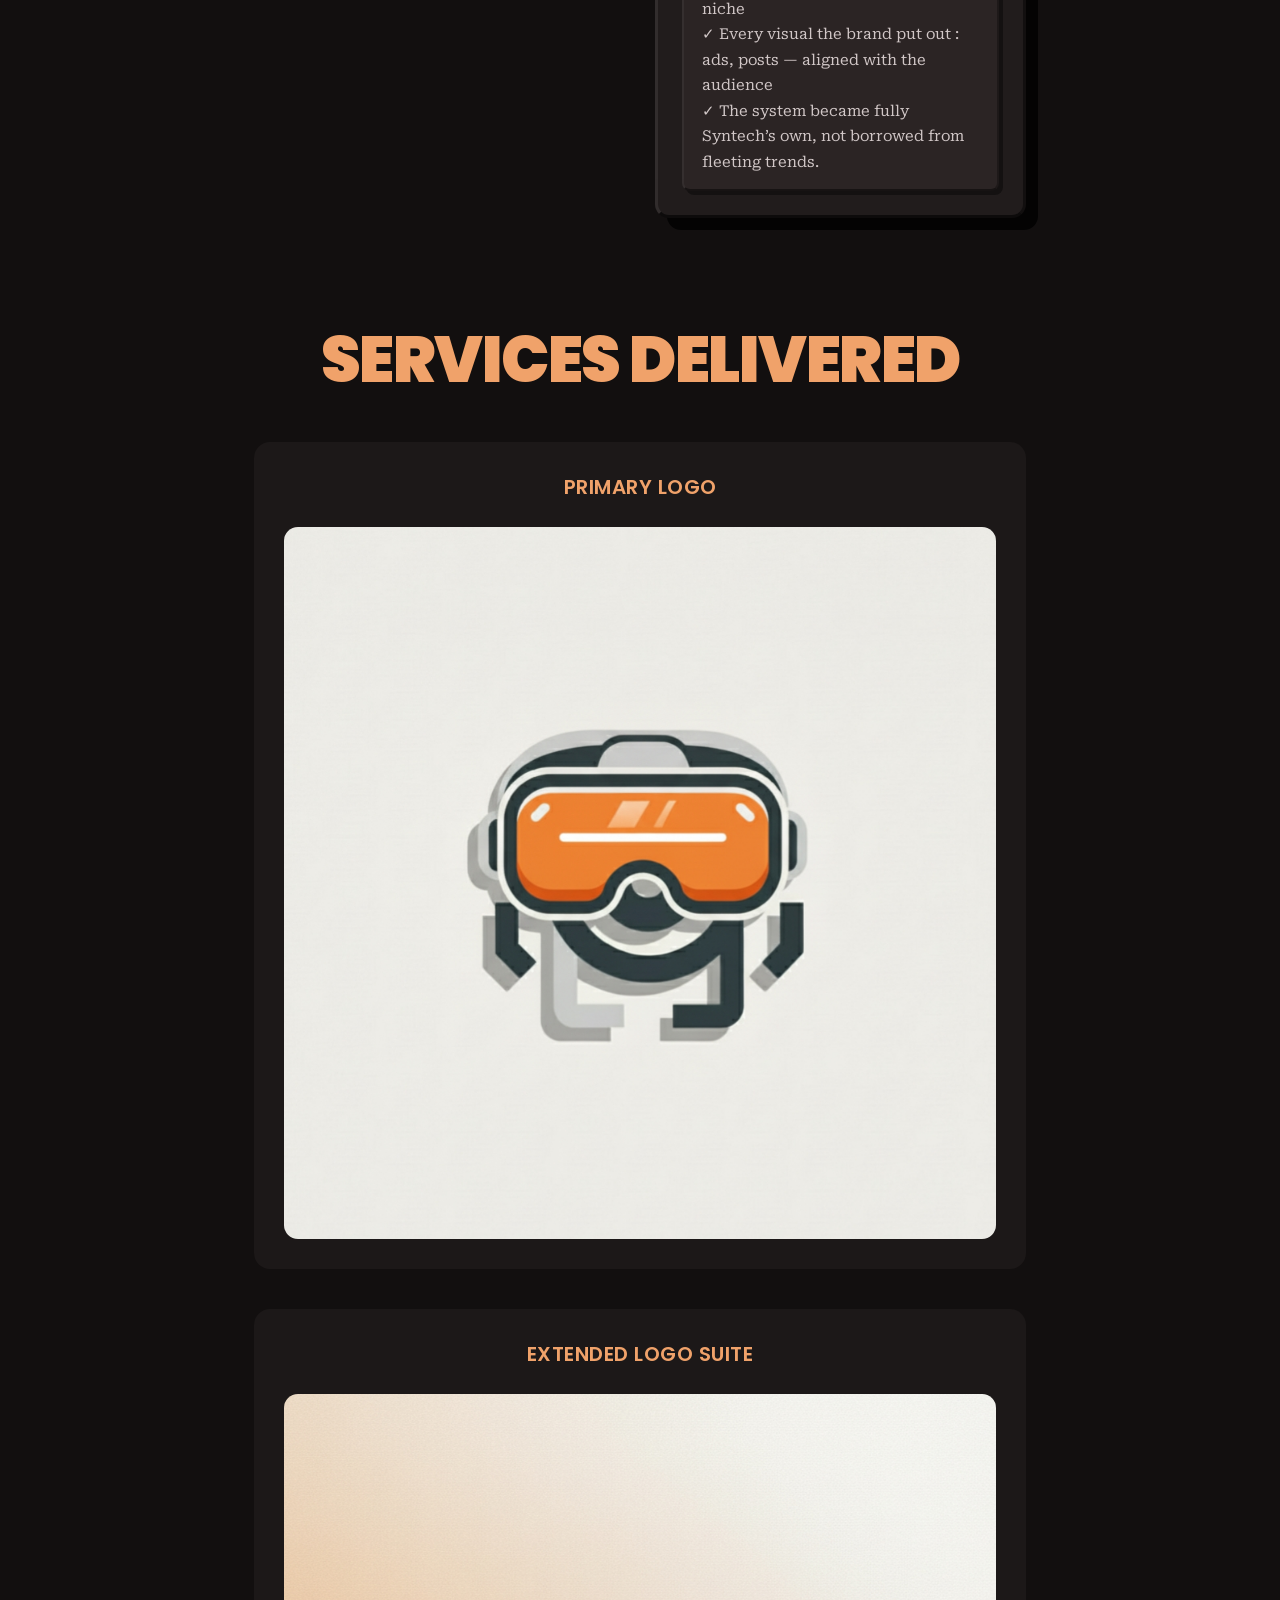
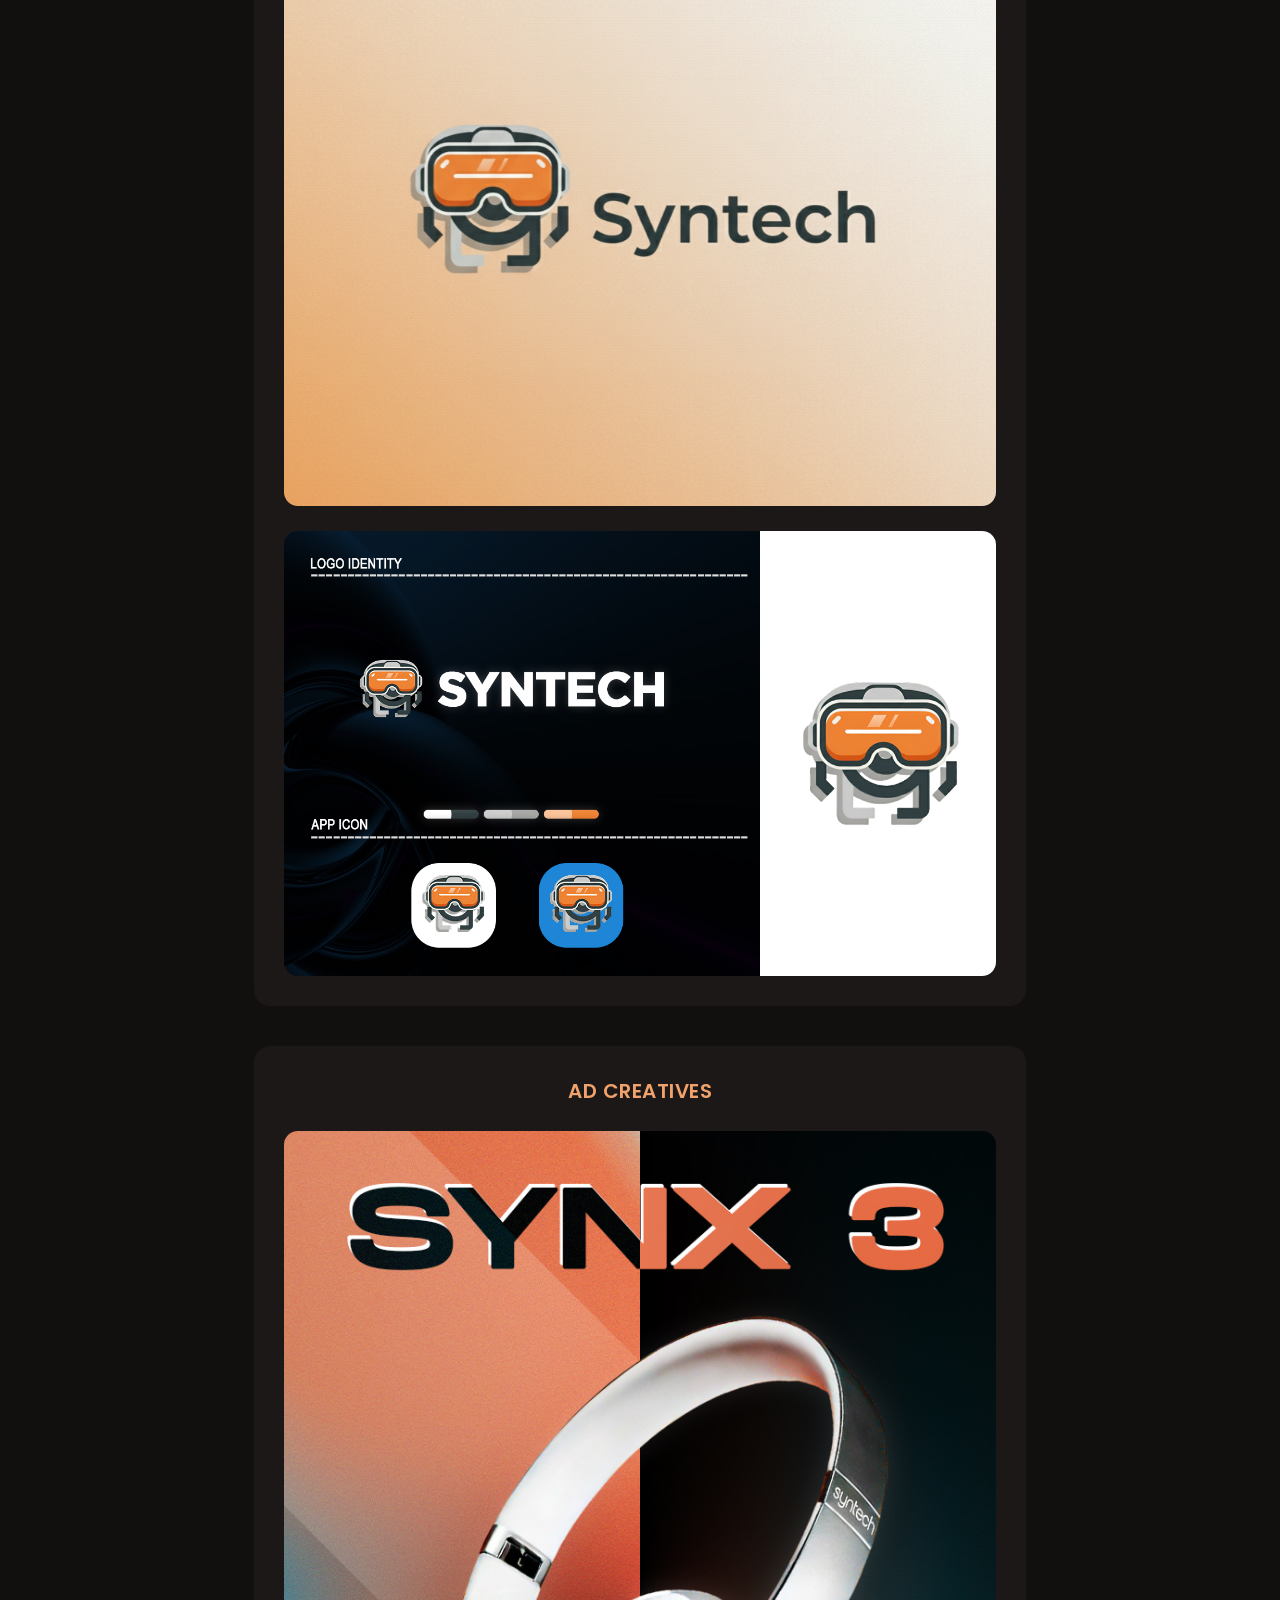
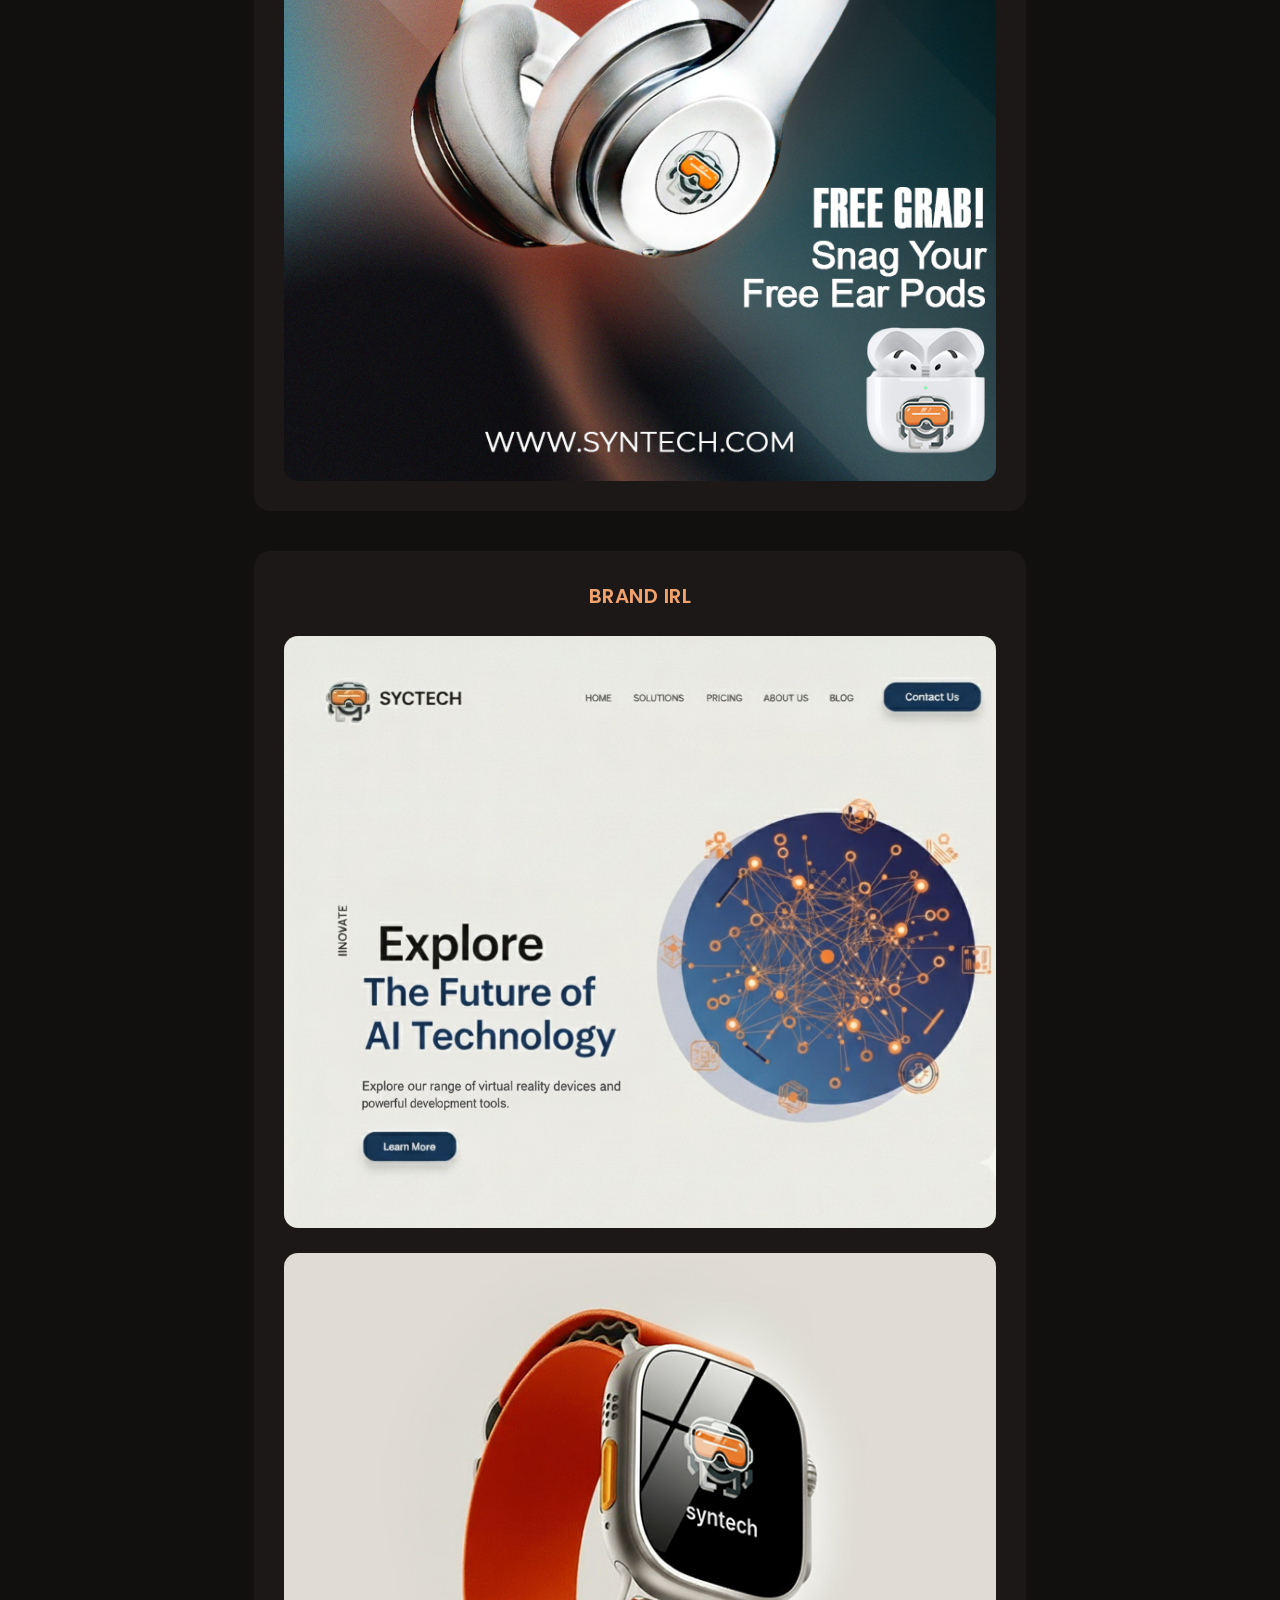
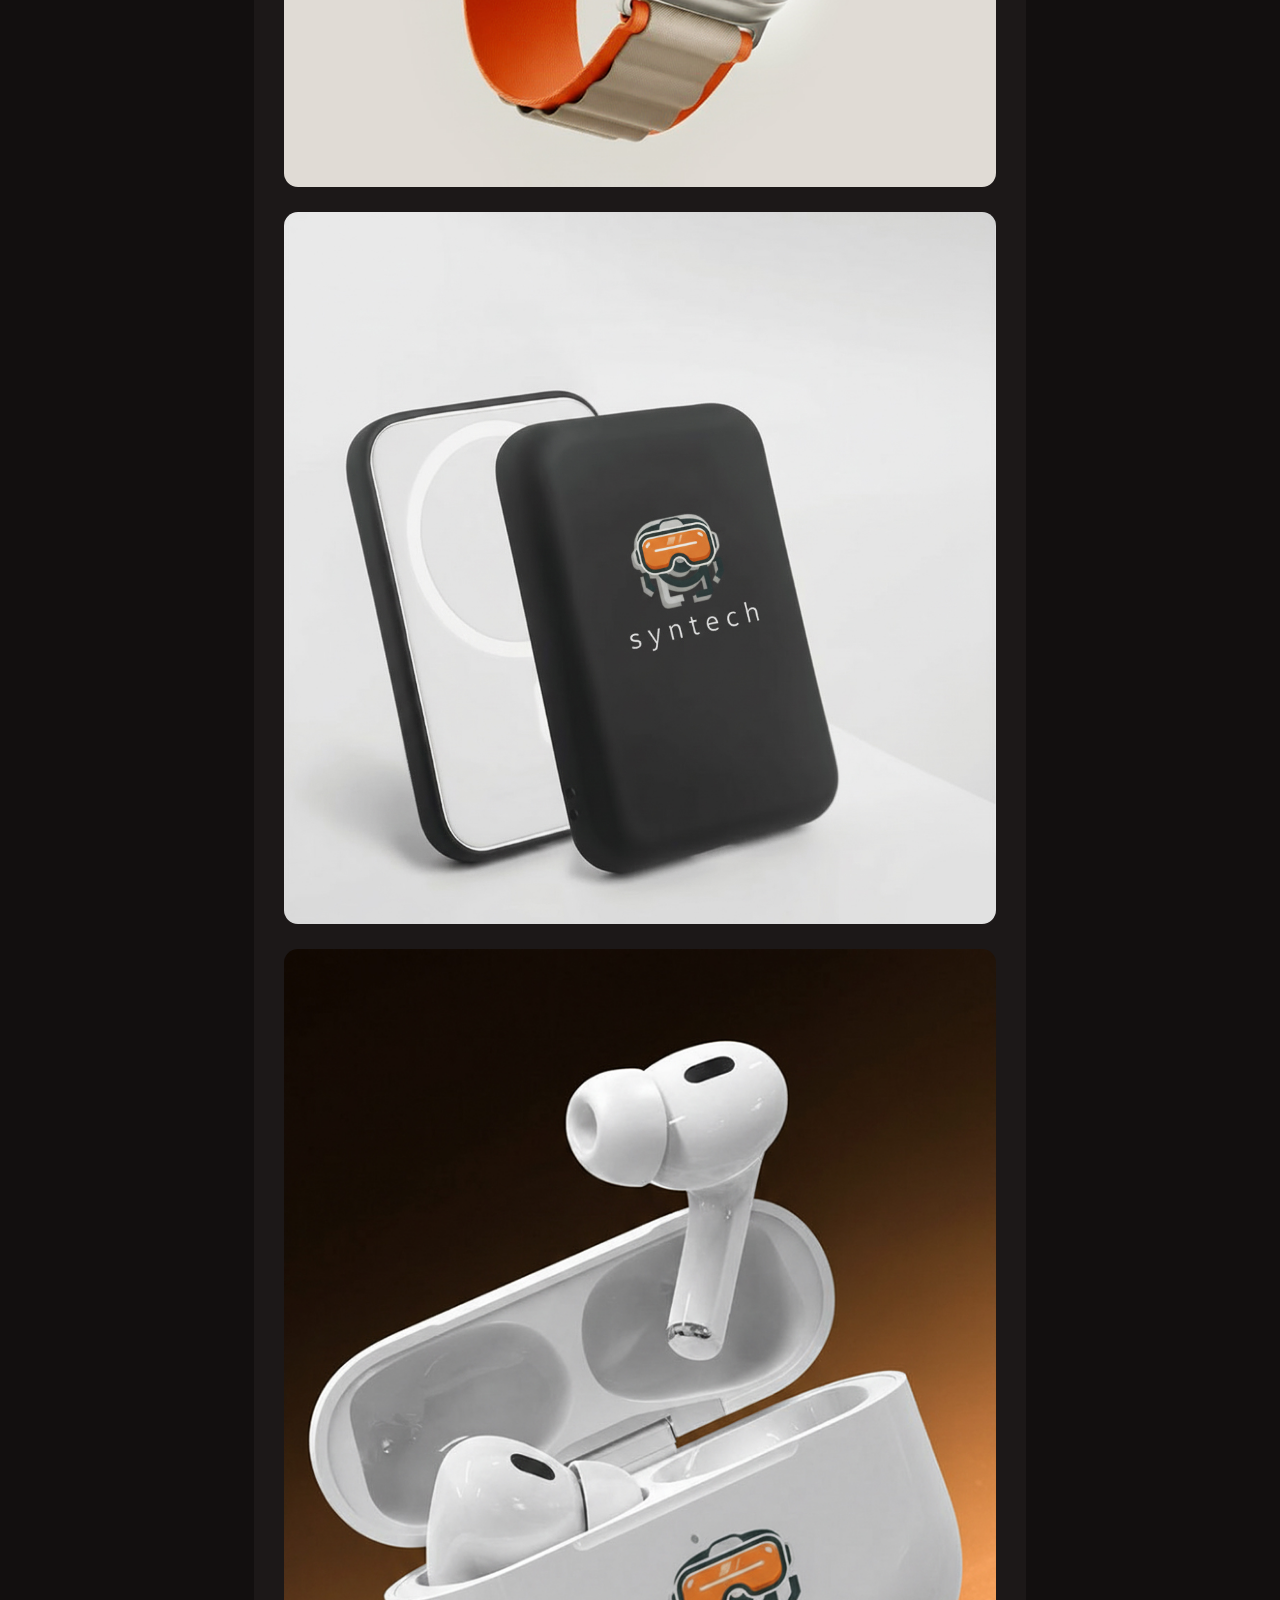
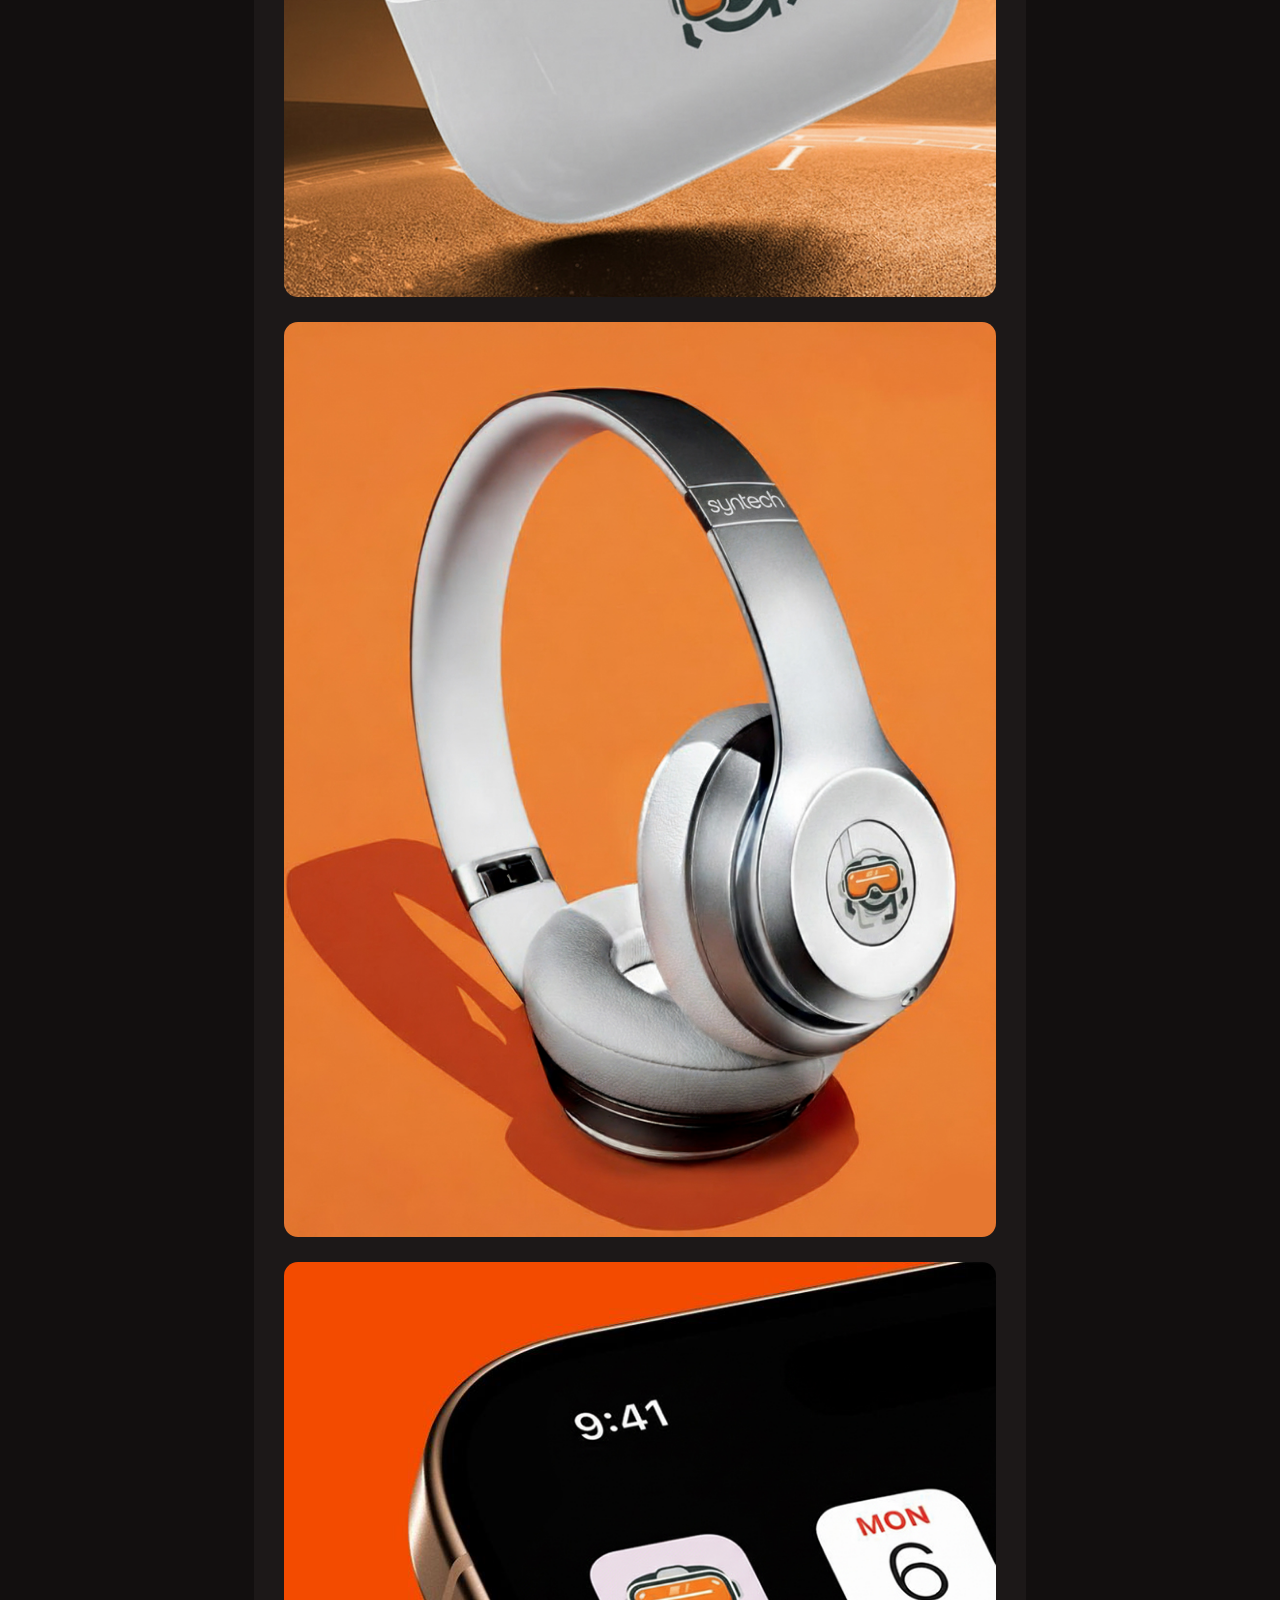
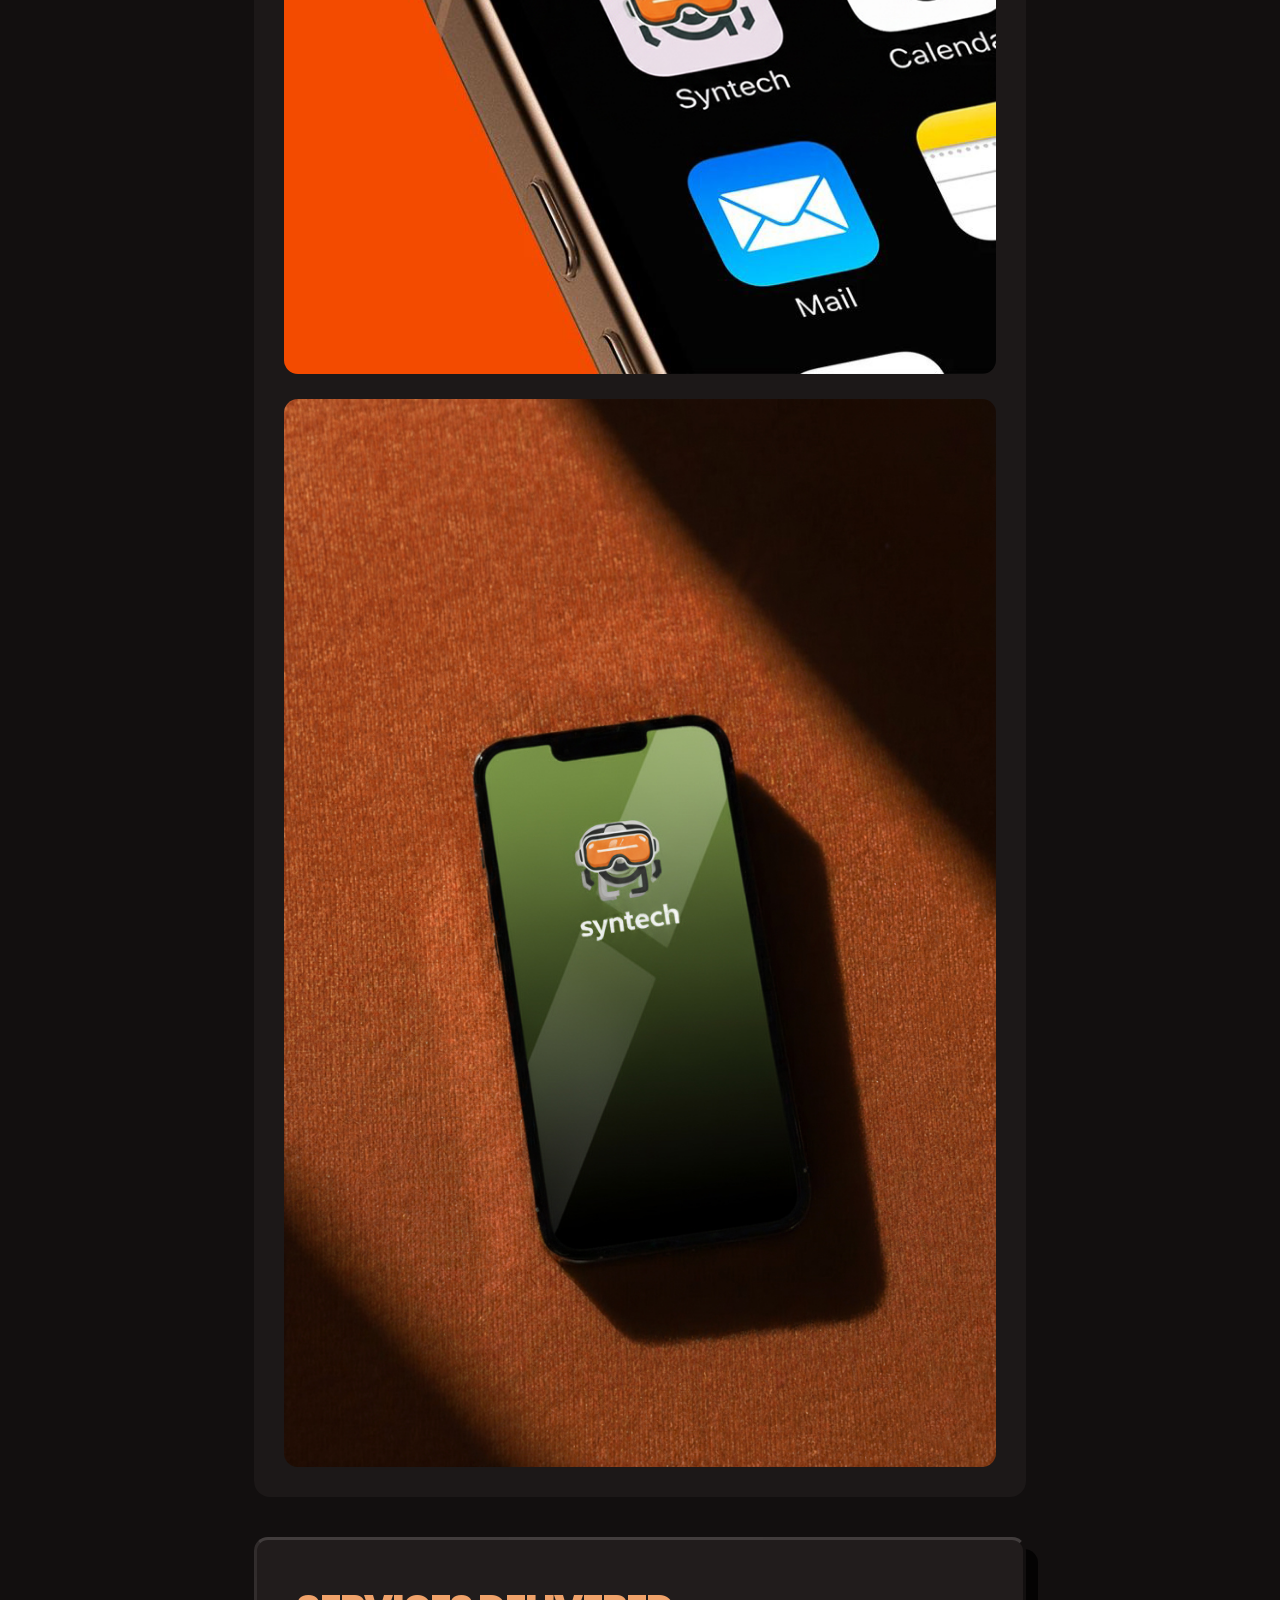
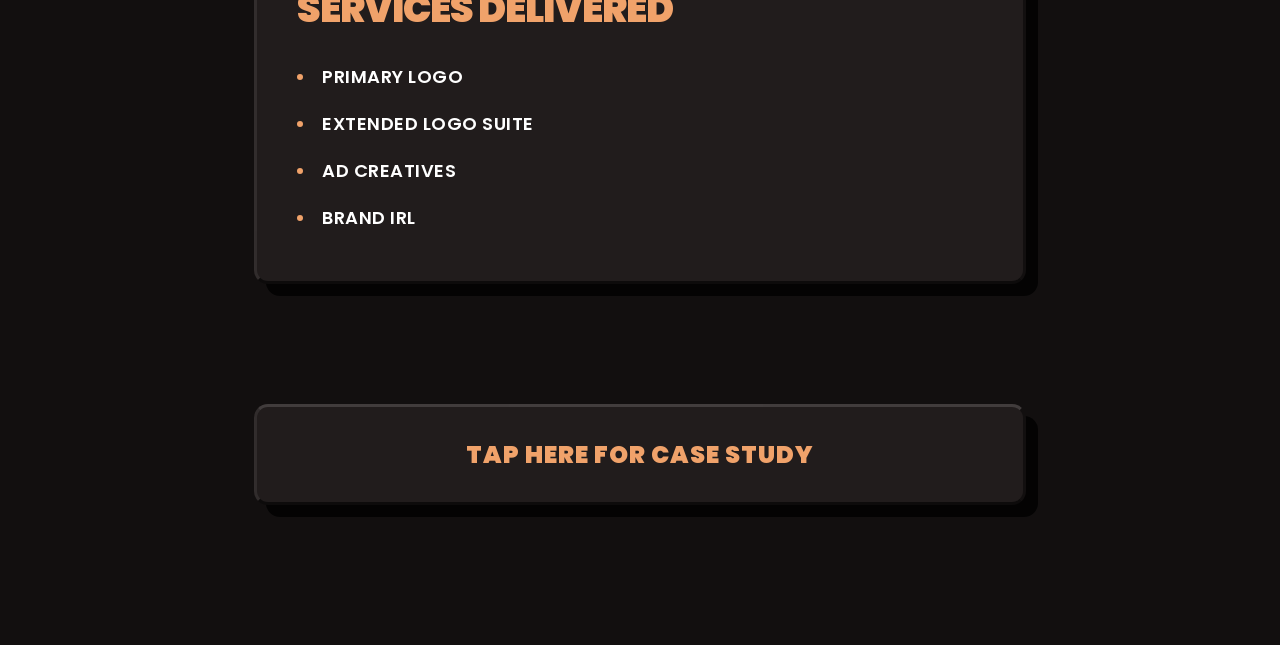
<file: project/syntech/index.html>
<!DOCTYPE html>
<html lang="en">
<head>
    <meta charset="UTF-8">
    <meta name="viewport" content="width=device-width, initial-scale=1.0">
    <title>Syntech - Case Study</title>
    <link rel="stylesheet" href="syntech-style.css">
</head>
<body>

    <div style="width: 100%; margin: 0; padding: 0; overflow: hidden; line-height: 0;">
        <img src="syntech-cover.jpg" style="width: 100%; height: auto; display: block;">
    </div>

    <div class="nice-scroll-content-layer">
        
        <div class="nice-hero-container">
            <div class="nice-hero-cards-row">
                
                <div class="nice-hero-card nice-3d-card-system">
                    <h2 class="nice-ql-title nice-sub-heading-font">QUICK LOOK AT THE PROJECT</h2>
                    <div class="nice-ql-grid">
                        <div class="nice-3d-pill-pod">
                            <span class="nice-ql-label">Partner :</span>
                            <span class="nice-ql-value">Syntech (Consumer Electronics Brand)</span>
                        </div>
                        <div class="nice-3d-pill-pod">
                            <span class="nice-ql-label">Industry :</span>
                            <span class="nice-ql-value">Consumer Tech</span>
                        </div>
                        <div class="nice-3d-pill-pod">
                            <span class="nice-ql-label">Meet the brand :</span>
                            <span class="nice-ql-value">SYNTECH is a consumer tech brand creating everyday hardware — from earbuds to charging pads & more .</span>
                        </div>
                    </div>
                </div>

                <div class="nice-hero-card nice-3d-card-system">
                    <h2 class="nice-ql-title nice-sub-heading-font">“For tech founders, the real challenge begins after the product is built.”</h2>
                    <div class="nice-card-body-flow">
                        <div class="nice-3d-pill-pod">
                            <p class="nice-body-text">We built Syntech a 1-of-1 visual system engineered specifically for its space — guided by one rule:</p>
                            <p class="nice-body-text" style="font-style: italic; color: #f0a26a; margin: 8px 0;">“What they provide & to who they provide"</p>
                            <p class="nice-body-text">Anchored in that rule, the system worked as intended:</p>
                            <p class="nice-body-text" style="margin-top: 6px;">✓ The brand stayed clear within its niche</p>
                            <p class="nice-body-text">✓ Every visual the brand put out : ads, posts — aligned with the audience</p>
                            <p class="nice-body-text">✓ The system became fully Syntech’s own, not borrowed from fleeting trends.</p>
                        </div>
                    </div>
                </div>

            </div>
        </div>

        <div class="nice-content-layout">

            <h1 class="nice-main-heading-font nice-massive-heading">SERVICES DELIVERED</h1>
            
            <div class="nice-themed-section-box">
                <p class="nice-box-centered-text">Primary Logo</p>
                <div class="nice-media-block-frame"><img src="1.jpg" class="nice-responsive-img"></div>
            </div>

            <div class="nice-themed-section-box">
                <p class="nice-box-centered-text">Extended Logo Suite</p>
                <div class="nice-media-block-frame"><img src="2.jpg" class="nice-responsive-img"></div>
                <div class="nice-media-block-frame"><img src="3.jpg" class="nice-responsive-img"></div>
            </div>

            <div class="nice-themed-section-box">
                <p class="nice-box-centered-text">Ad Creatives</p>
                <div class="nice-media-block-frame"><img src="4.jpg" class="nice-responsive-img"></div>
            </div>

            <div class="nice-themed-section-box">
                <p class="nice-box-centered-text">Brand IRL</p>
                <div class="nice-media-block-frame"><img src="5.jpg" class="nice-responsive-img"></div>
                <div class="nice-media-block-frame"><img src="6.jpg" class="nice-responsive-img"></div>
                <div class="nice-media-block-frame"><img src="7.jpg" class="nice-responsive-img"></div>
                <div class="nice-media-block-frame"><img src="8.jpg" class="nice-responsive-img"></div>
                <div class="nice-media-block-frame"><img src="9.jpg" class="nice-responsive-img"></div>
                <div class="nice-media-block-frame"><img src="10.jpg" class="nice-responsive-img"></div>
                <div class="nice-media-block-frame"><img src="11.jpg" class="nice-responsive-img"></div>
            </div>

            <section class="nice-section nice-services-block nice-3d-card-system">
                <h2 class="nice-section-heading nice-main-heading-font">SERVICES DELIVERED</h2>
                <ul class="nice-services-vertical-list">
                    <li>Primary Logo</li>
                    <li>Extended Logo Suite</li>
                    <li>Ad Creatives</li>
                    <li>Brand IRL</li>
                </ul>
            </section>

            <a href="Vistick-P2.pdf" download="Vistick-P2.pdf" class="nice-pdf-link-container nice-3d-card-system">
                <span class="nice-pdf-link-text">tap here for case study</span>
            </a>

        </div>
    </div>

</body>
</html>
</file>
<file: style.css>
/* --- SHARED STYLES --- */
body {
    background-color: #f5e9d8;
    display: flex;
    justify-content: center;
    align-items: center;
    min-height: 100vh;
    margin: 0;
    padding: 20px;
    overflow-x: hidden; /* Prevents unwanted horizontal scrolling */
}

.container { 
    text-align: center;
    width: 100%; 
    max-width: 600px;
}

/* --- HOMEPAGE VIDEO --- */
.header-box {
    width: 320px; height: 180px;
    border-radius: 40px;
    margin: 0 auto 30px;
    max-width: 90%; overflow: hidden; position: relative; border: none;
}

@media (min-width: 768px) { 
    .header-box { width: 480px; height: 270px; }
}

.header-video { 
    width: 101%; height: 101%; object-fit: cover; position: absolute; top: 50%; left: 50%;
    transform: translate(-50%, -50%);
}

.description { 
    font-family: "Times New Roman", Times, serif; font-size: 16px; line-height: 1.5;
    margin-bottom: 30px; padding: 0 10px; color: black;
}

/* --- BUTTONS & MENU --- */
.menu { 
    display: flex; 
    flex-direction: column;
    align-items: center; 
    gap: 12px; 
}

.portfolio-wrapper { 
    display: flex; 
    flex-direction: column; 
    align-items: center; 
    width: 100%;
}

.main-btn, .sub-btn { 
    font-family: Arial, Helvetica, sans-serif; 
    font-weight: normal; 
    text-transform: uppercase;
    border: 1.5px solid black;
    color: black !important; /* Forces system text rendering back to black */
    text-decoration: none;
    cursor: pointer; 
    background-color: transparent; 
    position: relative; 
    overflow: hidden; 
    z-index: 1;
    transition: transform 0.5s cubic-bezier(0.34, 1.56, 0.64, 1);
    -webkit-text-fill-color: black; /* Specific engine override lock for Safari iOS */
}

/* Ensure links maintain your brand colors across all interactive mobile states */
.sub-btn:link, .sub-btn:visited, .sub-btn:hover, .sub-btn:active {
    color: black !important;
    text-decoration: none;
}

.main-btn::before, .sub-btn::before { 
    content: ""; 
    position: absolute; 
    top: 0; 
    left: 0; 
    right: 0;
    bottom: 0;
    background-image: linear-gradient(to right, #ffd4cc 0%, transparent 50%, #ffd4cc 100%); 
    opacity: 0; 
    z-index: -1; 
    transition: opacity 0.2s ease-in-out;
}

.main-btn { 
    width: 280px; 
    padding: 14px; 
    border-radius: 50px; 
    font-size: 16px; 
    max-width: 90vw;
}

.sub-btn { 
    padding: 10px 20px; 
    border-radius: 50px;
    font-size: 14px; 
    display: inline-block;
}

.main-btn:hover::before, .sub-btn:hover::before, .main-btn:active::before, .sub-btn:active::before, .portfolio-wrapper.is-active .main-btn::before { 
    opacity: 1;
}

.main-btn:hover, .sub-btn:hover { 
    transform: scale(1.05);
}

.main-btn:active, .sub-btn:active { 
    transform: scale(0.98); 
}

.submenu { 
    display: flex; 
    justify-content: center; 
    gap: 10px; 
    max-height: 0;
    opacity: 0; 
    width: 100%; 
    overflow: hidden; /* Clamps bounding layouts down tightly when closed */
    transform: translateY(-10px); 
    transition: max-height 0.5s ease, opacity 0.3s ease, transform 0.5s ease, margin 0.5s ease;
    margin-top: 0;
    pointer-events: none; /* Destroys all link clicks entirely while collapsed */
}

.portfolio-wrapper.is-active .submenu { 
    max-height: 60px; 
    opacity: 1;
    overflow: visible;
    transform: translateY(0); 
    margin-top: 12px;
    pointer-events: auto; /* Restores accurate link interactions only when fully deployed */
}    align-items: center; gap: 12px; }

.portfolio-wrapper { 
    display: flex; flex-direction: column; align-items: center; width: 100%;
}

.main-btn, .sub-btn { 
    font-family: Arial, Helvetica, sans-serif; font-weight: normal; text-transform: uppercase;
    border: 1.5px solid black;
    cursor: pointer; background-color: transparent; position: relative; overflow: hidden; z-index: 1;
    transition: transform 0.5s cubic-bezier(0.34, 1.56, 0.64, 1);
}

.main-btn::before, .sub-btn::before { 
    content: ""; position: absolute; top: 0; left: 0; right: 0;
    bottom: 0;
    background-image: linear-gradient(to right, #ffd4cc 0%, transparent 50%, #ffd4cc 100%); opacity: 0; z-index: -1; transition: opacity 0.2s ease-in-out;
}

.main-btn { width: 280px; padding: 14px; border-radius: 50px; font-size: 16px; max-width: 90vw;
}

.sub-btn { 
    padding: 10px 20px; border-radius: 50px;
    font-size: 14px; display: inline-block; color: black; text-decoration: none;
}

.main-btn:hover::before, .sub-btn:hover::before, .main-btn:active::before, .sub-btn:active::before, .portfolio-wrapper.is-active .main-btn::before { 
    opacity: 1;
}

.main-btn:hover, .sub-btn:hover { transform: scale(1.05);
}

.main-btn:active, .sub-btn:active { transform: scale(0.98); }

.submenu { 
    display: flex; justify-content: center; gap: 10px; max-height: 0;
    opacity: 0; width: 100%; overflow: visible; transform: translateY(-10px); transition: max-height 0.5s ease, opacity 0.3s ease, transform 0.5s ease, margin 0.5s ease;
    margin-top: 0;
}

.portfolio-wrapper.is-active .submenu { 
    max-height: 60px; opacity: 1;
    transform: translateY(0); margin-top: 12px;
}

/* --- MODAL --- */
.modal-overlay { 
    position: fixed; top: 0;
    left: 0; width: 100%; height: 100%;
    background-color: rgba(0, 0, 0, 0.4); backdrop-filter: blur(10px); display: flex; justify-content: center; align-items: center;
    z-index: 1000; visibility: hidden; opacity: 0;
    pointer-events: none; transition: opacity 0.4s ease, visibility 0.4s;
}

.modal-overlay.active { visibility: visible; opacity: 1; pointer-events: auto;
}

.modal-content { 
    background-color: #5b564e;
    padding: 40px 30px;
    border-radius: 40px; width: 90%; max-width: 400px; text-align: center;
    color: white; transform: scale(0.7);
    transition: transform 0.6s cubic-bezier(0.34, 1.56, 0.64, 1); font-family: Arial, sans-serif;
}

.modal-overlay.active .modal-content { transform: scale(1);
}

.contact-list { 
    display: flex; 
    flex-direction: column; 
    gap: 12px;
}

.contact-item-wrapper {
    display: flex;
    flex-direction: column;
    width: 100%;
}

.contact-item { 
    background-color: #4a463f;
    border: 1px solid #7c776f; border-radius: 50px; padding: 10px 20px; display: flex;
    align-items: center; gap: 15px; text-decoration: none; color: white;
    transition: transform 0.4s cubic-bezier(0.34, 1.56, 0.64, 1);
    width: 100%; box-sizing: border-box; text-align: left; cursor: pointer;
}

button.contact-item {
    font-family: Arial, sans-serif;
}

.contact-item:hover { transform: scale(1.05); }

.social-icon { width: 45px; height: 45px; object-fit: cover;
    border-radius: 12px; flex-shrink: 0; }

.platform { font-weight: bold; font-size: 18px;
}

/* --- DISCORD SPECIFIC DROPDOWN --- */
.discord-dropdown {
    max-height: 0;
    opacity: 0;
    overflow: hidden;
    transform: translateY(-10px);
    transition: max-height 0.4s ease, opacity 0.3s ease, transform 0.4s ease, margin 0.4s ease;
    background-color: #3b3832;
    border-radius: 20px;
    display: flex;
    justify-content: space-between;
    align-items: center;
    padding: 0 20px;
    box-sizing: border-box;
    width: 96%;
    margin: 0 auto;
}

.discord-dropdown.is-active {
    max-height: 60px;
    opacity: 1;
    transform: translateY(0);
    margin-top: 8px;
    padding: 12px 20px;
    border: 1px dashed #7c776f;
}

.discord-username {
    font-family: monospace;
    font-size: 15px;
    color: #ffd4cc;
}

.discord-copy-btn {
    background-color: #4a463f;
    border: 1px solid #7c776f;
    color: white;
    border-radius: 8px;
    padding: 6px 14px;
    cursor: pointer;
    font-size: 13px;
    font-weight: bold;
    transition: background-color 0.2s, transform 0.2s;
}

.discord-copy-btn:hover {
    background-color: #ffd4cc;
    color: black;
    border-color: transparent;
}

.discord-copy-btn:active {
    transform: scale(0.95);
}

/* --- ANIMATIONS --- */
@keyframes entranceFade { 
    from { opacity: 0; transform: translateY(10px); }
    to { opacity: 1; transform: translateY(0); } 
}

/* --- EMAIL SPECIFIC DROPDOWN --- */
.email-dropdown {
    max-height: 0;
    opacity: 0;
    overflow: hidden;
    transform: translateY(-10px);
    transition: max-height 0.4s ease, opacity 0.3s ease, transform 0.4s ease, margin 0.4s ease;
    background-color: #3b3832;
    border-radius: 20px;
    display: flex;
    justify-content: space-between;
    align-items: center;
    padding: 0 20px;
    box-sizing: border-box;
    width: 96%;
    margin: 0 auto;
}

.email-dropdown.is-active {
    max-height: 60px;
    opacity: 1;
    transform: translateY(0);
    margin-top: 8px;
    padding: 12px 20px;
    border: 1px dashed #7c776f;
}

.email-address {
    font-family: monospace;
    font-size: 14px;
    color: #ffd4cc;
}

.email-copy-btn {
    background-color: #4a463f;
    border: 1px solid #7c776f;
    color: white;
    border-radius: 8px;
    padding: 6px 14px;
    cursor: pointer;
    font-size: 13px;
    font-weight: bold;
    transition: background-color 0.2s, transform 0.2s;
}

.email-copy-btn:hover {
    background-color: #ffd4cc;
    color: black;
    border-color: transparent;
}

.email-copy-btn:active {
    transform: scale(0.95);
}
</file>
<file: ala-carte/ala.css>
@import url('https://fonts.googleapis.com/css2?family=Poppins:wght@900&family=Roboto+Mono:wght@400;700&display=swap');

body {
    background-color: #f5e9d8;
    margin: 0;
    padding: 20px;
    overflow-x: hidden;
}

.showcase-container {
    width: 100%;
    max-width: 940px;
    margin: 0 auto;
    text-align: center;
    box-sizing: border-box;
}

.projects-layout-title {
    font-family: 'Open Sans', sans-serif;
    font-weight: 500;
    font-size: clamp(32px, 7vw, 46px);
    letter-spacing: 6px;
    margin: 40px 0 45px 0;
    color: black;
    text-transform: uppercase;
}

.showcase-grid {
    display: grid;
    grid-template-columns: repeat(2, 1fr);
    gap: 15px; 
    width: 100%;
    padding-bottom: 40px;
    transition: filter 0.4s cubic-bezier(0.215, 0.61, 0.355, 1);
}

.ala-blurred-background {
    filter: blur(12px) grayscale(40%);
    pointer-events: none;
}

.case-card {
    background-color: #000000;
    border-radius: 25px;
    padding: 22px 18px; 
    display: flex;
    flex-direction: column;
    align-items: center;
    box-sizing: border-box;
    cursor: pointer;
    transition: background-color 0.5s cubic-bezier(0.215, 0.61, 0.355, 1), transform 0.5s cubic-bezier(0.215, 0.61, 0.355, 1);
}

.case-card:hover {
    background-color: #6a583e;
    transform: scale(1.05);
}

.case-video-frame {
    width: 100%;
    background-color: transparent;
    border-radius: 25px;
    overflow: hidden;
    aspect-ratio: 1080 / 1512;
    display: flex;
    align-items: center;
    justify-content: center;
    margin-bottom: 0px;
}

.case-image-element {
    width: 100%;
    height: 100%;
    object-fit: contain;
    display: block;
}

.case-button-container {
    padding-top: 22px; 
    width: 100%;
    display: flex;
    justify-content: center;
}

.case-action-btn {
    display: inline-block;
    background-color: transparent;
    border: 1px solid #f5e9d8;
    border-radius: 50px;
    padding: 12px 0; 
    width: 190px;     
    color: #f5e9d8;
    font-family: Arial, sans-serif;
    font-size: 15px; 
    font-weight: bold;
    text-transform: uppercase;
    letter-spacing: 1px;
    cursor: pointer;
    transition: all 0.5s cubic-bezier(0.215, 0.61, 0.355, 1);
}

.case-card:hover .case-action-btn {
    transform: scale(1.08);
    background-color: #ffffff;
    border-color: transparent;
    color: #000000;
}

@keyframes entranceFade { 
    from { opacity: 0; transform: translateY(10px); }
    to { opacity: 1; transform: translateY(0); } 
}

.launch-fade-up {
    opacity: 0;
    transform: translateY(20px);
    animation: entranceFade 1s cubic-bezier(0.215, 0.61, 0.355, 1) forwards;
}

.launch-delay {
    animation-delay: 0.2s;
}

.ala-modal-layer {
    position: fixed;
    top: 0;
    left: 0;
    width: 100%;
    height: 100%;
    z-index: 2000;
    display: flex;
    justify-content: center;
    align-items: center;
    opacity: 0;
    visibility: hidden;
    transition: opacity 0.4s ease, visibility 0.4s ease;
}

.ala-modal-layer.is-open {
    opacity: 1;
    visibility: visible;
}

.ala-modal-backdrop {
    position: absolute;
    top: 0;
    left: 0;
    width: 100%;
    height: 100%;
    background-color: rgba(0, 0, 0, 0.4);
    backdrop-filter: blur(10px);
}

.ala-modal-window {
    position: relative;
    background-color: #1c1818;
    border: 2px solid #2b2424;
    width: 90%;
    max-width: 780px;
    height: 85vh;
    border-radius: 20px;
    z-index: 2002;
    display: flex;
    flex-direction: column;
    overflow: hidden;
    transform: scale(0.7);
    transition: transform 0.6s cubic-bezier(0.215, 0.61, 0.355, 1);
    box-shadow: 0 30px 60px rgba(0, 0, 0, 0.5);
}

.ala-modal-layer.is-open .ala-modal-window {
    transform: scale(1);
}

.ala-close-btn {
    position: absolute;
    top: 24px;
    right: 24px;
    background: #000000;
    border: 1px solid #333333;
    color: #ffffff;
    font-family: 'Roboto Mono', monospace;
    font-size: 11px;
    font-weight: bold;
    padding: 8px 16px;
    border-radius: 6px;
    cursor: pointer;
    z-index: 2010;
    transition: color 0.2s, border-color 0.2s;
}

.ala-close-btn:hover {
    color: #f0a26a;
    border-color: #f0a26a;
}

.ala-modal-content-scroll {
    padding: 50px 40px;
    overflow-y: auto;
    height: 100%;
    box-sizing: border-box;
}

.ala-text-block.ala-text-large {
    font-family: 'Roboto Mono', monospace;
    font-size: 20px; 
    line-height: 1.8;
    color: #ffffff;
    margin-bottom: 50px;
    white-space: pre-line;
}

.ala-massive-header {
    font-family: 'Poppins', sans-serif;
    font-weight: 900;
    font-size: 56px;
    color: #f0a26a;
    text-transform: uppercase;
    line-height: 0.95;
    letter-spacing: -1.5px;
    margin: 40px 0 25px 0;
    text-align: center;
}

.ala-massive-header:first-of-type {
    margin-top: 10px;
}

.ala-img-frame {
    width: 100%;
    border-radius: 12px;
    overflow: hidden;
    line-height: 0;
    margin-bottom: 40px;
}

.ala-responsive-img {
    width: 100%;
    height: auto;
    display: block;
}

@media (max-width: 768px) {
    .showcase-grid {
        grid-template-columns: 1fr;
        max-width: 440px;
        margin: 0 auto;
        gap: 20px;
    }
  .projects-layout-title {
        font-family: 'Open Sans', sans-serif;
        font-weight: 500;
        font-size: clamp(28px, 6vw, 36px);
        letter-spacing: 4px;
        margin-bottom: 20px;
    }
    .ala-modal-window {
        height: 100vh;
        width: 100%;
        border-radius: 0;
        border: none;
    }
    .ala-modal-content-scroll {
        padding: 80px 20px 40px 20px;
    }
    .ala-massive-header {
        font-size: 36px;
        margin-bottom: 25px;
    }
}

/* MAIN STYLES (OUTSIDE THE MEDIA QUERY) */
.projects-layout-title {
    font-family: 'Open Sans', sans-serif;
    font-weight: 500;
    font-size: clamp(32px, 7vw, 46px);
    letter-spacing: 6px;
    margin: 40px 0 10px 0;
    color: black;
    text-transform: none !important; /* Forces it to lowercase */
}

.projects-layout-subtitle {
    font-family: 'Open Sans', sans-serif;
    font-weight: 400;
    font-size: 1.4rem; /* Increased size so it's not too small */
    color: black;
    opacity: 0.9;
    margin: 0 0 45px 0;
}
</file>
<file: project/projects-grid.css>
/* --- NEW CASE STUDIES (PROJECTS) VIEWPORT --- */
body {
    background-color: #f5e9d8;
    margin: 0;
    padding: 20px;
    overflow-x: hidden;
}

.showcase-container {
    width: 100%;
    max-width: 940px;
    margin: 0 auto;
    text-align: center;
    box-sizing: border-box;
}

.projects-layout-title {
    font-family: 'Open Sans', sans-serif;
    font-weight: 500;
    font-size: clamp(32px, 7vw, 46px);
    letter-spacing: 6px;
    margin: 40px 0 45px 0;
    color: black;
    text-transform: uppercase;
}

.showcase-grid {
    display: grid;
    grid-template-columns: repeat(2, 1fr);
    gap: 15px; 
    width: 100%;
    padding-bottom: 40px;
}

.case-card {
    background-color: #000000;
    border-radius: 25px;
    padding: 22px 18px; 
    display: flex;
    flex-direction: column;
    align-items: center;
    box-sizing: border-box;
    cursor: pointer;
    transition: background-color 0.5s cubic-bezier(0.215, 0.61, 0.355, 1), transform 0.5s cubic-bezier(0.215, 0.61, 0.355, 1);
}

.case-card:hover {
    background-color: #6a583e;
    transform: scale(1.05);
}

.case-text-header {
    margin-bottom: 18px;
    text-align: center;
}

.case-title-main {
    font-family: "Times New Roman", Times, serif;
    font-weight: normal;
    font-size: 30px; 
    color: #f5e9d8;
    margin: 0 0 4px 0;
}

.case-title-sub {
    font-family: "Times New Roman", Times, serif;
    font-style: italic;
    font-size: 21px; 
    color: #f5e9d8;   
    margin: 0;
}

.case-video-frame {
    width: 100%;
    background-color: #ffffff;
    border-radius: 25px;
    overflow: hidden;
    aspect-ratio: 1080 / 1512;
    display: flex;
    align-items: center;
    justify-content: center;
    margin-bottom: 0px;
}

.case-video-element {
    width: 100%;
    height: 100%;
    object-fit: cover;
    display: block;
}

.case-button-container {
    padding-top: 22px; 
    width: 100%;
    display: flex;
    justify-content: center;
}

.case-action-btn {
    display: inline-block;
    background-color: transparent;
    border: 1px solid #f5e9d8;
    border-radius: 50px;
    padding: 12px 0; 
    width: 190px;    
    color: #f5e9d8;
    text-decoration: none;
    font-family: Arial, sans-serif;
    font-size: 15px; 
    font-weight: bold;
    text-transform: uppercase;
    letter-spacing: 1px;
    transition: all 0.5s cubic-bezier(0.215, 0.61, 0.355, 1);
}

.case-card:hover .case-action-btn {
    transform: scale(1.08);
    background-color: #ffffff;
    border-color: transparent;
    color: #000000;
}

/* --- ANIMATIONS --- */
@keyframes entranceFade { 
    from { opacity: 0; transform: translateY(10px); }
    to { opacity: 1; transform: translateY(0); } 
}

/* --- RESPONSIVE FIXES --- */
@media (max-width: 768px) {
    .showcase-grid {
        grid-template-columns: 1fr;
        max-width: 440px;
        margin: 0 auto;
        gap: 20px;
    }
    .projects-layout-title {
        margin-bottom: 35px;
    }
}

/* --- LAUNCH ANIMATIONS --- */
.launch-fade-up {
    opacity: 0;
    transform: translateY(20px);
    animation: entranceFade 1s cubic-bezier(0.215, 0.61, 0.355, 1) forwards;
}

.launch-delay {
    animation-delay: 0.2s;
}
</file>
<file: project/n-ice/n-ice.css>
@import url('https://fonts.googleapis.com/css2?family=Poppins:ital,wght@0,600;0,900;1,900&family=Roboto+Serif:ital,opsz,wght@0,8..144,400;1,8..144,400&display=swap');

html, body {
    margin: 0;
    padding: 0;
    width: 100%;
    background-color: #1d402e !important;
    font-family: 'Roboto Serif', Georgia, serif;
    font-size: 16px;
    color: #ffffff;
    overflow-x: hidden; 
    -webkit-font-smoothing: antialiased;
}

.nice-video-wrapper {
    display: none !important;
}

.nice-scroll-content-layer {
    position: relative;
    width: 100%;
    max-width: 820px;
    margin: 0 auto;
    padding: 50px 24px 140px 24px;
    box-sizing: border-box;
}

/* Updated Box Container Background Color to #11261b */
.nice-themed-section-box {
    background-color: #11261b !important;
    border-radius: 16px;
    padding: 30px;
    margin-bottom: 40px;
    box-sizing: border-box;
    width: 100%;
}

/* Centered Larger Labels Inside the #11261b Boxes */
.nice-box-centered-text {
    font-family: 'Poppins', sans-serif;
    font-weight: 600;
    font-size: 20px;
    text-transform: uppercase;
    color: #ffffff;
    text-align: center;
    margin: 0 0 25px 0;
    letter-spacing: 0.5px;
}

/* 3D Bevel, Emboss, Flat Zero-Blur Shadow Layout Engine */
.nice-3d-card-system {
    background-color: #244d38;
    border-radius: 14px;
    box-sizing: border-box;
    position: relative;
    border-top: 3px solid rgba(255, 255, 255, 0.22);
    border-left: 3px solid rgba(255, 255, 255, 0.12);
    border-right: 3px solid rgba(0, 0, 0, 0.35);
    border-bottom: 3px solid rgba(0, 0, 0, 0.5);
    box-shadow: 12px 12px 0px 0px rgba(10, 26, 18, 1);
}

.nice-3d-pill-pod {
    background-color: #2b5740;
    border-radius: 8px;
    padding: 14px 18px;
    box-sizing: border-box;
    border-top: 2px solid rgba(255, 255, 255, 0.15);
    border-left: 2px solid rgba(255, 255, 255, 0.08);
    border-right: 2px solid rgba(0, 0, 0, 0.2);
    border-bottom: 2px solid rgba(0, 0, 0, 0.35);
    box-shadow: 4px 4px 0px 0px rgba(10, 26, 18, 0.6);
}

/* Layout Architecture For Cards */
.nice-hero-container {
    width: 100%;
    margin-top: 40px;
    margin-bottom: 110px;
}

.nice-hero-cards-row {
    display: flex;
    flex-direction: column;
    position: relative;
    width: 100%;
}

.nice-hero-card:nth-child(1) {
    align-self: flex-start;
    width: 53%;
    padding: 24px;
}

.nice-hero-card:nth-child(2) {
    align-self: flex-end;
    width: 48%;
    margin-top: 50px;
    padding: 24px;
}

/* Font Assignments */
.nice-main-heading-font {
    font-family: 'Poppins', sans-serif;
    font-weight: 900;
    text-transform: uppercase;
}

.nice-sub-heading-font {
    font-family: 'Poppins', sans-serif;
    font-weight: 600;
    text-transform: uppercase;
}

/* Increased Font Size for "QUICK LOOK AT THE PROJECT" & "MEET THE BRAND" */
.nice-ql-title {
    font-size: 22px;
    letter-spacing: 0.5px;
    margin: 0 0 24px 0;
    color: #f5dcb3;
    line-height: 1.2;
}

.nice-ql-grid, .nice-card-body-flow {
    display: flex;
    flex-direction: column;
    gap: 12px;
}

.nice-ql-label {
    font-size: 14px;
    font-weight: 600;
    font-style: italic;
    color: #ffffff;
}

.nice-ql-value {
    font-size: 14px;
    color: #c4ded0;
    margin-left: 4px;
}

.nice-body-text {
    font-family: 'Roboto Serif', Georgia, serif;
    font-weight: 400;
    font-size: 15px;
    line-height: 1.7;
    color: #c4ded0;
    margin: 0;
}

.nice-content-layout {
    width: 100%;
}

.nice-section {
    display: flex;
    flex-direction: column;
    width: 100%;
    margin-bottom: 120px;
}

.nice-section-heading {
    font-size: 64px;
    color: #f5dcb3;
    letter-spacing: -1px;
    margin: 0 0 30px 0;
    line-height: 1.0;
    position: relative;
    z-index: 2;
}

.nice-section-sub-title {
    font-size: 28px;
    color: #f5dcb3;
    margin: 20px 0 30px 0;
}

/* Clean Frame Layer Without Any Borders, Highlights or Shadows */
.nice-media-block-frame {
    width: 100%;
    border-radius: 14px;
    margin: 0 0 25px 0;
    overflow: hidden;
    border: none !important;
    box-shadow: none !important;
}
.nice-themed-section-box .nice-media-block-frame:last-child {
    margin-bottom: 0;
}

.nice-responsive-img {
    width: 100%;
    height: auto;
    display: block;
    border: none !important;
}

/* --- SERVICES DELIVERED LOGIC --- */
.nice-services-block {
    width: 100%;
    padding: 50px 40px;
    box-sizing: border-box;
}

.nice-services-block .nice-section-heading {
    text-align: left !important;
    font-size: 38px;
    margin-bottom: 35px;
    width: 100%;
}

/* Vertical bullet list layout aligned to the left */
.nice-services-vertical-list {
    margin: 0;
    padding: 0;
    list-style-type: disc;
    list-style-position: inside; /* Keeps bullet points structurally snapped to left-aligned text */
    display: flex;
    flex-direction: column;
    align-items: flex-start; /* Forces content stack to snap leftward */
    gap: 20px; 
    width: 100%;
}

.nice-services-vertical-list li {
    font-family: 'Poppins', sans-serif;
    font-weight: 600;
    font-size: 18px;
    color: #ffffff;
    text-transform: uppercase;
    letter-spacing: 0.5px;
    text-align: left;
}

/* Custom bullet color identifier */
.nice-services-vertical-list li::marker {
    color: #f5dcb3;
}

/* Global Responsive Layout Breakpoints */
@media (max-width: 768px) {
    .nice-scroll-content-layer {
        padding: 24px 16px 140px 16px;
    }
    .nice-themed-section-box {
        padding: 20px 16px;
    }
    .nice-hero-card {
        width: calc(100% - 12px) !important; 
        margin-top: 0 !important;
        align-self: flex-start !important;
    }
    .nice-hero-cards-row {
        gap: 35px;
    }
    .nice-section-heading {
        font-size: 44px;
        text-align: center !important;
        margin-bottom: 12px;
    }
    .nice-section-sub-title {
        font-size: 22px;
    }
    .nice-ql-title {
        font-size: 18px;
        margin-bottom: 16px;
    }
    .nice-services-block {
        padding: 40px 20px;
    }
    .nice-services-block .nice-section-heading {
        font-size: 30px;
        margin-bottom: 25px;
        text-align: left !important;
    }
    .nice-services-vertical-list li {
        font-size: 16px;
    }
}

/* --- CASE STUDY PDF LINK BLOCK --- */
.nice-pdf-link-container {
    display: block;
    width: 100%;
    text-decoration: none;
    padding: 30px;
    text-align: center;
    box-sizing: border-box;
    margin-top: 50px;
    transition: background-color 0.3s ease, transform 0.2s ease;
    cursor: pointer;
}

.nice-pdf-link-container:hover {
    background-color: #2c5e45;
    transform: translateY(-2px);
}

.nice-pdf-link-text {
    font-family: 'Poppins', sans-serif;
    font-weight: 900;
    font-size: 24px;
    color: #f5dcb3;
    text-transform: uppercase;
    letter-spacing: 1px;
}

@media (max-width: 768px) {
    .nice-pdf-link-container {
        padding: 24px;
        margin-top: 40px;
    }
    .nice-pdf-link-text {
        font-size: 18px;
    }
}
</file>
<file: project/syntech/syntech-style.css>
@import url('https://fonts.googleapis.com/css2?family=Poppins:ital,wght@0,600;0,900;1,900&family=Roboto+Serif:ital,opsz,wght@0,8..144,400;1,8..144,400&display=swap');

html, body {
    margin: 0;
    padding: 0;
    width: 100%;
    background-color: #120f0f !important;
    font-family: 'Roboto Serif', Georgia, serif;
    font-size: 16px;
    color: #ffffff;
    overflow-x: hidden; 
    -webkit-font-smoothing: antialiased;
}

.nice-video-wrapper {
    display: none !important;
}

.nice-scroll-content-layer {
    position: relative;
    width: 100%;
    max-width: 820px;
    margin: 0 auto;
    padding: 50px 24px 140px 24px;
    box-sizing: border-box;
}

/* Massive Section Heading styling utilizing Poppins 900 Black font weights */
.nice-massive-heading {
    font-size: 64px;
    color: #f0a26a;
    letter-spacing: -1.5px;
    margin: 0 0 50px 0;
    line-height: 1.0;
    text-align: center;
    width: 100%;
}

/* Box Container Background Color */
.nice-themed-section-box {
    background-color: #1c1818 !important;
    border-radius: 16px;
    padding: 30px;
    margin-bottom: 40px;
    box-sizing: border-box;
    width: 100%;
}

/* Centered Larger Labels Inside the Boxes */
.nice-box-centered-text {
    font-family: 'Poppins', sans-serif;
    font-weight: 600;
    font-size: 20px;
    text-transform: uppercase;
    color: #f0a26a;
    text-align: center;
    margin: 0 0 25px 0;
    letter-spacing: 0.5px;
}

/* 3D Bevel, Emboss, Flat Zero-Blur Shadow Layout Engine */
.nice-3d-card-system {
    background-color: #211c1c;
    border-radius: 14px;
    box-sizing: border-box;
    position: relative;
    border-top: 3px solid rgba(255, 255, 255, 0.15);
    border-left: 3px solid rgba(255, 255, 255, 0.08);
    border-right: 3px solid rgba(0, 0, 0, 0.45);
    border-bottom: 3px solid rgba(0, 0, 0, 0.6);
    box-shadow: 12px 12px 0px 0px rgba(0, 0, 0, 0.8);
}

.nice-3d-pill-pod {
    background-color: #2b2424;
    border-radius: 8px;
    padding: 14px 18px;
    box-sizing: border-box;
    border-top: 2px solid rgba(255, 255, 255, 0.1);
    border-left: 2px solid rgba(255, 255, 255, 0.05);
    border-right: 2px solid rgba(0, 0, 0, 0.3);
    border-bottom: 2px solid rgba(0, 0, 0, 0.45);
    box-shadow: 4px 4px 0px 0px rgba(0, 0, 0, 0.4);
}

/* Layout Architecture For Cards */
.nice-hero-container {
    width: 100%;
    margin-top: 40px;
    margin-bottom: 110px;
}

.nice-hero-cards-row {
    display: flex;
    flex-direction: column;
    position: relative;
    width: 100%;
}

.nice-hero-card:nth-child(1) {
    align-self: flex-start;
    width: 53%;
    padding: 24px;
}

.nice-hero-card:nth-child(2) {
    align-self: flex-end;
    width: 48%;
    margin-top: 50px;
    padding: 24px;
}

/* Font Assignments */
.nice-main-heading-font {
    font-family: 'Poppins', sans-serif;
    font-weight: 900; /* Maps directly to Black font style layout rules */
    text-transform: uppercase;
}

.nice-sub-heading-font {
    font-family: 'Poppins', sans-serif;
    font-weight: 600;
    text-transform: uppercase;
}

/* Typography Scale settings for Header Labels */
.nice-ql-title {
    font-size: 22px;
    letter-spacing: 0.5px;
    margin: 0 0 24px 0;
    color: #f0a26a;
    line-height: 1.2;
}

.nice-ql-grid, .nice-card-body-flow {
    display: flex;
    flex-direction: column;
    gap: 12px;
}

.nice-ql-label {
    font-size: 14px;
    font-weight: 600;
    font-style: italic;
    color: #ffffff;
}

.nice-ql-value {
    font-size: 14px;
    color: #d1c7c7;
    margin-left: 4px;
}

.nice-body-text {
    font-family: 'Roboto Serif', Georgia, serif;
    font-weight: 400;
    font-size: 15px;
    line-height: 1.7;
    color: #d1c7c7;
    margin: 0;
}

.nice-content-layout {
    width: 100%;
}

.nice-section {
    display: flex;
    flex-direction: column;
    width: 100%;
    margin-bottom: 120px;
}

.nice-section-heading {
    font-size: 64px;
    color: #f0a26a;
    letter-spacing: -1px;
    margin: 0 0 30px 0;
    line-height: 1.0;
    position: relative;
    z-index: 2;
}

.nice-media-block-frame {
    width: 100%;
    border-radius: 14px;
    margin: 0 0 25px 0;
    overflow: hidden;
    border: none !important;
    box-shadow: none !important;
}
.nice-themed-section-box .nice-media-block-frame:last-child {
    margin-bottom: 0;
}

.nice-responsive-img {
    width: 100%;
    height: auto;
    display: block;
    border: none !important;
}

/* --- SERVICES DELIVERED LOGIC --- */
.nice-services-block {
    width: 100%;
    padding: 50px 40px;
    box-sizing: border-box;
}

.nice-services-block .nice-section-heading {
    text-align: left !important;
    font-size: 38px;
    margin-bottom: 35px;
    width: 100%;
}

/* Vertical bullet list layout aligned to the left */
.nice-services-vertical-list {
    margin: 0;
    padding: 0;
    list-style-type: disc;
    list-style-position: inside;
    display: flex;
    flex-direction: column;
    align-items: flex-start;
    gap: 20px; 
    width: 100%;
}

.nice-services-vertical-list li {
    font-family: 'Poppins', sans-serif;
    font-weight: 600;
    font-size: 18px;
    color: #ffffff;
    text-transform: uppercase;
    letter-spacing: 0.5px;
    text-align: left;
}

.nice-services-vertical-list li::marker {
    color: #f0a26a;
}

/* Global Responsive Layout Breakpoints */
@media (max-width: 768px) {
    .nice-scroll-content-layer {
        padding: 24px 16px 140px 16px;
    }
    .nice-massive-heading {
        font-size: 44px;
        margin-bottom: 35px;
    }
    .nice-themed-section-box {
        padding: 20px 16px;
    }
    .nice-hero-card {
        width: calc(100% - 12px) !important; 
        margin-top: 0 !important;
        align-self: flex-start !important;
    }
    .nice-hero-cards-row {
        gap: 35px;
    }
    .nice-section-heading {
        font-size: 44px;
        text-align: center !important;
        margin-bottom: 12px;
    }
    .nice-ql-title {
        font-size: 18px;
        margin-bottom: 16px;
    }
    .nice-services-block {
        padding: 40px 20px;
    }
    .nice-services-block .nice-section-heading {
        font-size: 30px;
        margin-bottom: 25px;
        text-align: left !important;
    }
    .nice-services-vertical-list li {
        font-size: 16px;
    }
}

/* --- CASE STUDY PDF LINK BLOCK --- */
.nice-pdf-link-container {
    display: block;
    width: 100%;
    text-decoration: none;
    padding: 30px;
    text-align: center;
    box-sizing: border-box;
    margin-top: 50px;
    transition: background-color 0.3s ease, transform 0.2s ease;
    cursor: pointer;
}

.nice-pdf-link-container:hover {
    background-color: #2b2424; /* Subtle dark tint shift matching pill pod styling */
    transform: translateY(-2px);
}

.nice-pdf-link-text {
    font-family: 'Poppins', sans-serif;
    font-weight: 900;
    font-size: 24px;
    color: #f0a26a; /* Matches Syntech accent styling */
    text-transform: uppercase;
    letter-spacing: 1px;
}

@media (max-width: 768px) {
    .nice-pdf-link-container {
        padding: 24px;
        margin-top: 40px;
    }
    .nice-pdf-link-text {
        font-size: 18px;
    }
}
</file>
